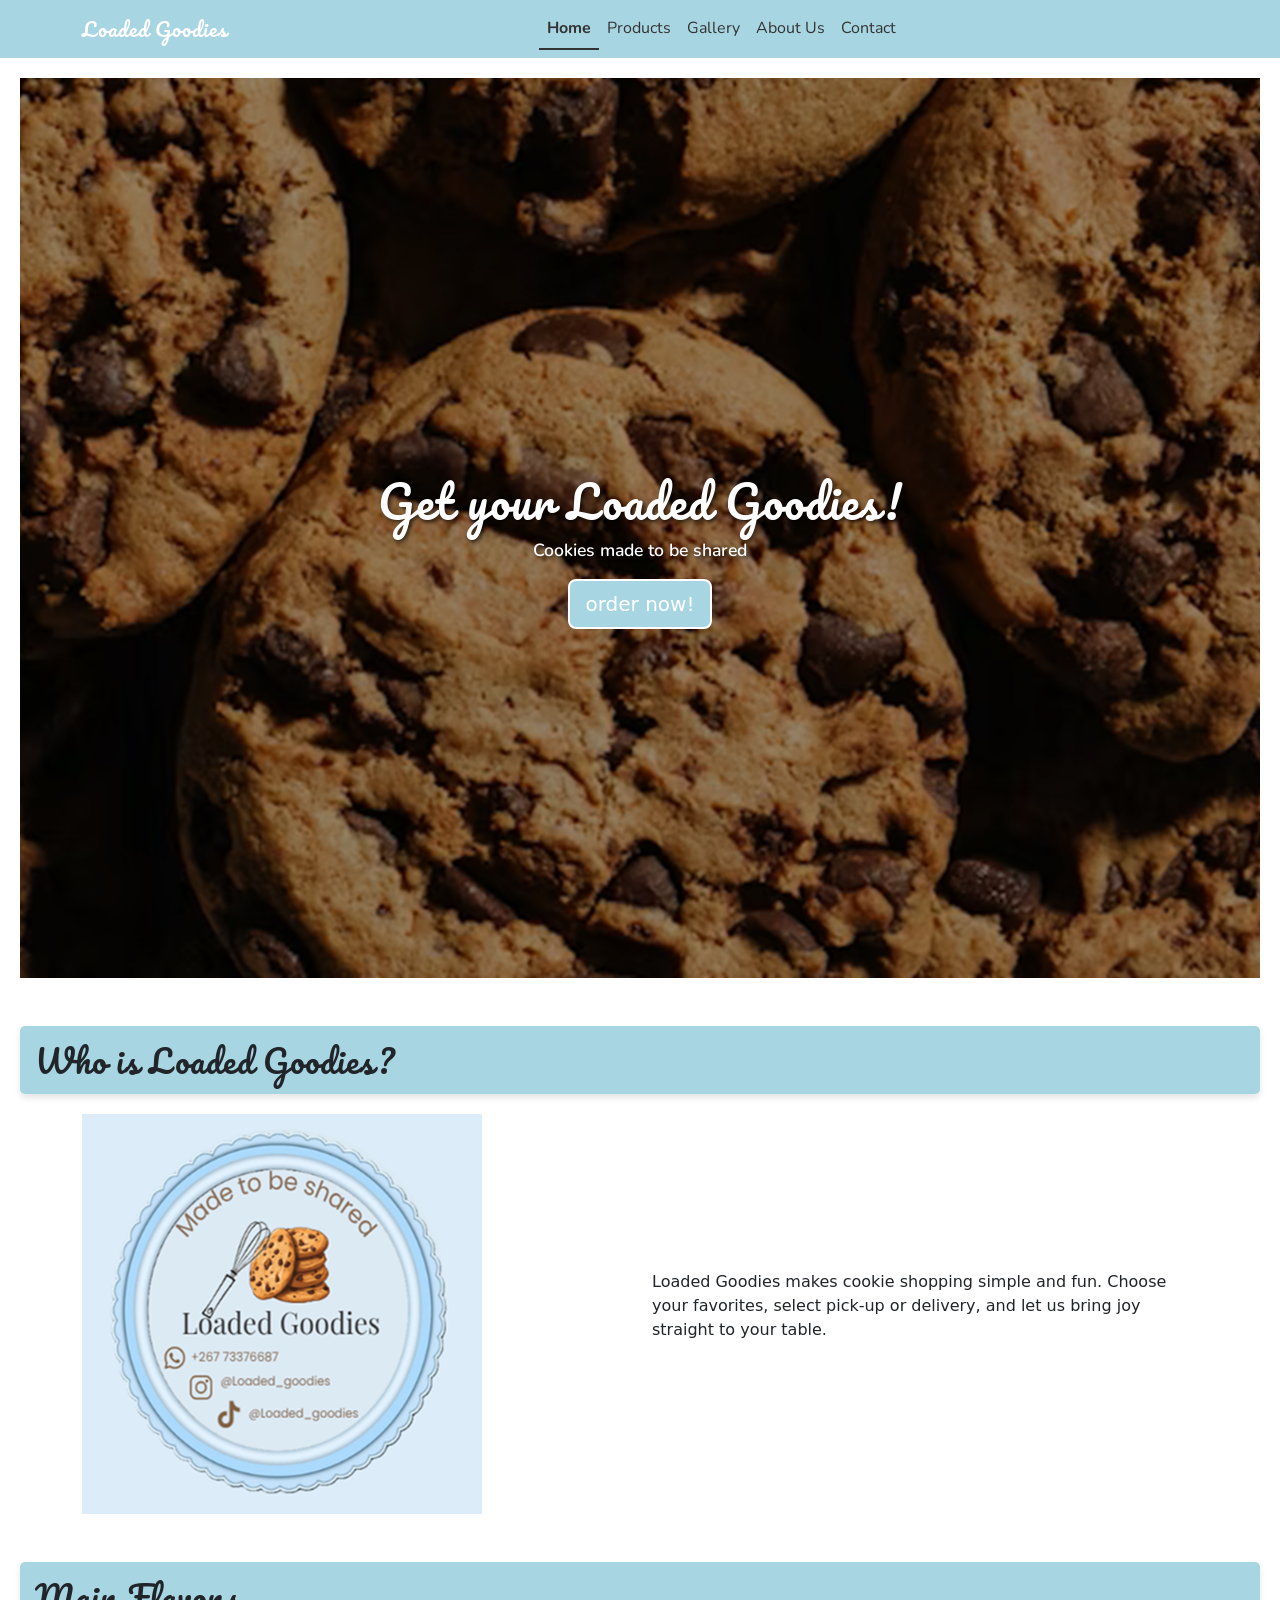
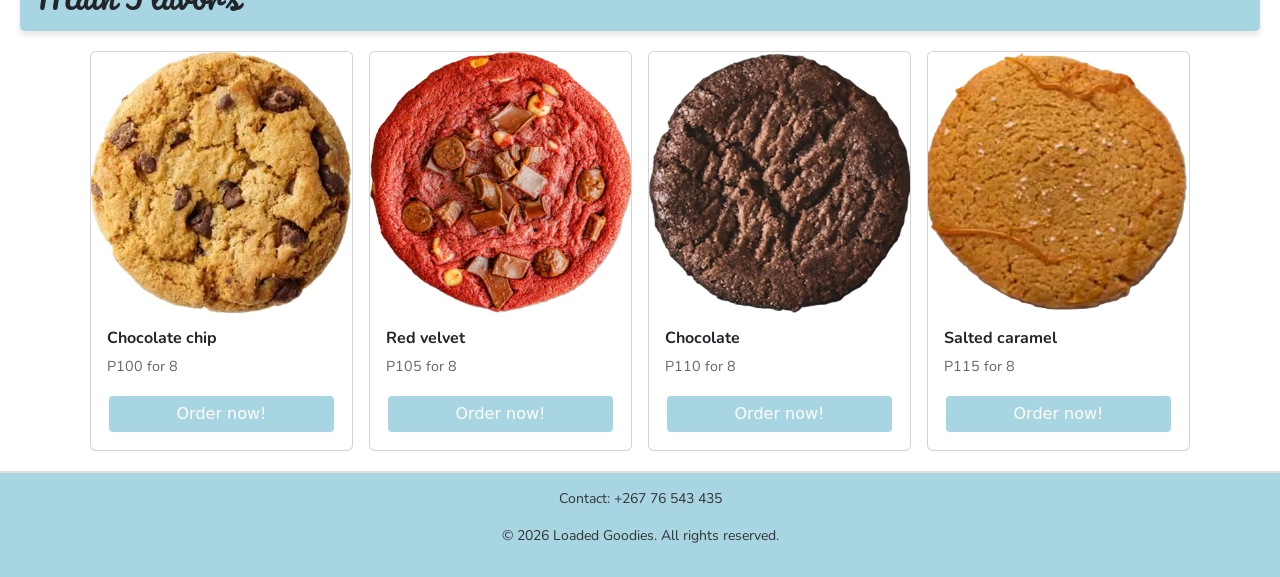
<file: index.html>
<!DOCTYPE html>
<html>
<head>
    <meta charset="UTF-8">
   <title>Loaded Goodies-index</title>
   <link rel="stylesheet" href="style.css">
    <meta name="viewport" content="width=device-width, initial-scale=1">
        <link href="https://cdn.jsdelivr.net/npm/bootstrap@5.3.8/dist/css/bootstrap.min.css" rel="stylesheet" integrity="sha384-sRIl4kxILFvY47J16cr9ZwB07vP4J8+LH7qKQnuqkuIAvNWLzeN8tE5YBujZqJLB" crossorigin="anonymous">

</head>

<body>

 <!--NAVIGATION -->
  <nav class="navbar navbar-expand-lg navbar-light" style="background-color: #a8d5e2;">
  <div class="container">

    <!-- Brand / Logo -->
    <a class="navbar-brand" href="index.html" style="font-family:'Pacifico',cursive; color:white;">
      Loaded Goodies
    </a>

    <!-- Hamburger toggle for mobile -->
    <button class="navbar-toggler ms-auto" type="button"
      data-bs-toggle="collapse"
      data-bs-target="#navMenu"
      aria-controls="navMenu"
      aria-expanded="false"
      aria-label="Toggle navigation">
      <span class="navbar-toggler-icon"></span>
    </button>

    <!-- Nav links -->
    <div class="collapse navbar-collapse justify-content-center" id="navMenu">
      <ul class="navbar-nav">
        <li class="nav-item"><a class="nav-link active" href="index.html">Home</a></li>
        <li class="nav-item"><a class="nav-link" href="products.html">Products</a></li>
        <li class="nav-item"><a class="nav-link" href="gallery.html">Gallery</a></li>
        <li class="nav-item"><a class="nav-link" href="aboutus.html">About Us</a></li>
        <li class="nav-item"><a class="nav-link" href="contacts.html">Contact</a></li>
      </ul>
    </div>
  </div>
</nav>

<main>

      <!-- Hero Section -->
    <header class="hero-banner" style="background-image: url('mu_images/home%20header.png');">
  <div class="container mt-5">
    <h1>Get your Loaded Goodies!</h1>
    <p class="lead">Cookies made to be shared</p>
    <a href="contacts.html" class="btn btn-primary btn-lg">order now!</a>
  </div>
</header>

<br><br>

  <!--Main section-->

<section>
  <h2>Who is Loaded Goodies?</h2>
</section>

<div class="container mt-3">
  <div class="row align-items-center">
    <div class="col-6 col-md-6">
      <img src="mu_images/banner.png" alt="Loaded Goodies logo" width="400" height="300" class="img-fluid">
    </div>
    <div class="col-6 col-md-6">
      <p>Loaded Goodies makes cookie shopping simple and fun. Choose your favorites, select pick-up or delivery, and let us bring joy straight to your table.</p>
    </div>
  </div>
</div>

<br><br>

<section>
  <h2>Main Flavors</h2>
</section>
<!-- Cards -->
<div class="container">
  <div class="row justify-content-center g-3 px-2">

    <!-- Chocolate chip -->
    <div class="col-6 col-md-3">
      <div class="card h-100">
        <img src="mu_images/CC card.png" alt="Chocolate chip cookie" width="286" height="180" class="card-img-top">
        <div class="card-body d-flex flex-column">
          <h5 class="card-title">Chocolate chip</h5>
          <p class="card-text">P100 for 8</p>
          <a href="contacts.html" class="btn btn-primary mt-auto">Order now!</a>
        </div>
      </div>
    </div>

    <!-- Red velvet -->
    <div class="col-6 col-md-3">
      <div class="card h-100">
        <img src="mu_images/RV card.png" alt="Red velvet cookie" width="286" height="180" class="card-img-top">
        <div class="card-body d-flex flex-column">
          <h5 class="card-title">Red velvet</h5>
          <p class="card-text">P105 for 8</p>
          <a href="contacts.html" class="btn btn-primary mt-auto">Order now!</a>
        </div>
      </div>
    </div>

    <!-- Chocolate -->
    <div class="col-6 col-md-3">
      <div class="card h-100">
        <img src="mu_images/C card.png" alt="Chocolate cookie" width="286" height="180" class="card-img-top">
        <div class="card-body d-flex flex-column">
          <h5 class="card-title">Chocolate</h5>
          <p class="card-text">P110 for 8</p>
          <a href="contacts.html" class="btn btn-primary mt-auto">Order now!</a>
        </div>
      </div>
    </div>

    <!-- Salted caramel -->
    <div class="col-6 col-md-3"> <!--2 columns on mobile 4 on desktop-->
      <div class="card h-100">
        <img src="mu_images/SC card.png" alt="Salted caramel cookie" width="286" height="180" class="card-img-top">
        <div class="card-body d-flex flex-column">
          <h5 class="card-title">Salted caramel</h5>
          <p class="card-text">P115 for 8</p>
          <a href="contacts.html" class="btn btn-primary mt-auto">Order now!</a>
        </div>
      </div>
    </div>

  </div>
</div>

</main>

<footer>
  <div class="footer-content">
    <div class="contact-info">
      <p>Contact: +267 76 543 435</p>
    </div>
    <div class="copyright">
      <p>&copy; 2026 Loaded Goodies. All rights reserved.</p>
    </div>
  </div>
</footer>

<script src="https://cdn.jsdelivr.net/npm/bootstrap@5.3.8/dist/js/bootstrap.bundle.min.js"></script>

</body>
</file>
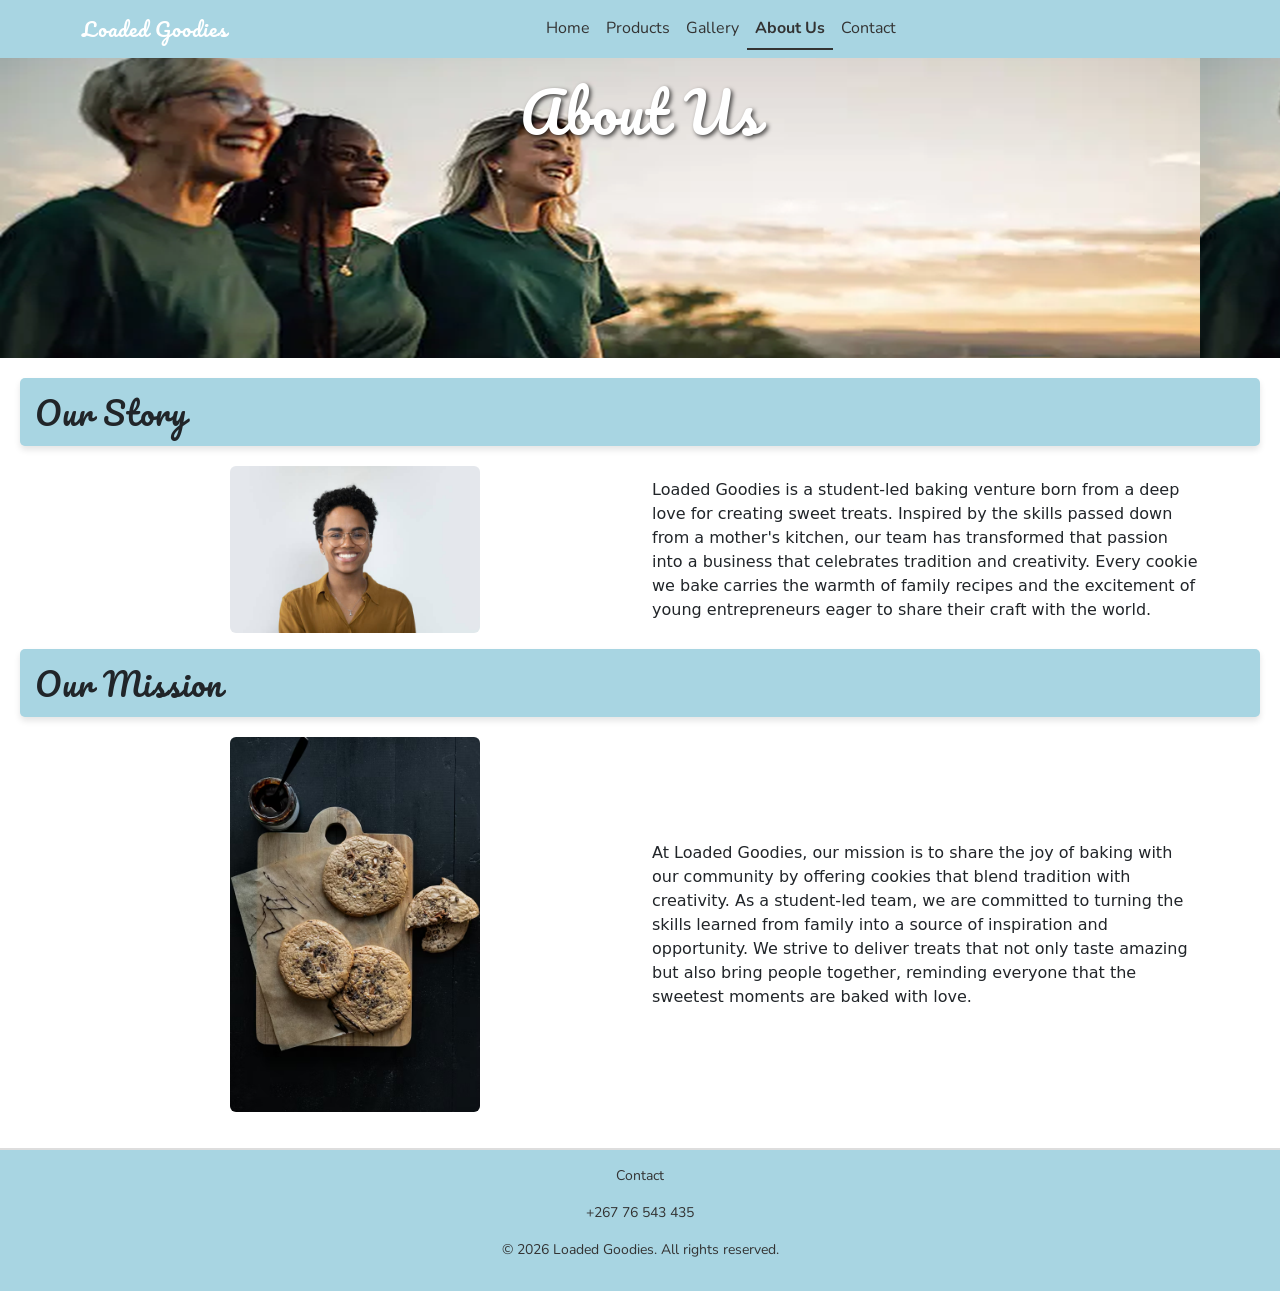
<file: aboutus.html>
<!DOCTYPE html>
<html>
<head>
  <meta charset="UTF-8">
  <title>Loaded Goodies — About Us</title>
  <meta name="viewport" content="width=device-width, initial-scale=1">
  <link rel="stylesheet" href="style.css">
  <link rel="preconnect" href="https://fonts.googleapis.com">
  <link rel="preconnect" href="https://fonts.gstatic.com" crossorigin>
  <link href="https://fonts.googleapis.com/css2?family=Pacifico&family=Nunito:wght@400;600;700&display=swap" rel="stylesheet">
  <link href="https://cdn.jsdelivr.net/npm/bootstrap@5.3.8/dist/css/bootstrap.min.css" rel="stylesheet" integrity="sha384-sRIl4kxILFvY47J16cr9ZwB07vP4J8+LH7qKQnuqkuIAvNWLzeN8tE5YBujZqJLB" crossorigin="anonymous">
</head>
<body>


 <!-- NAVIGATION -->
  <nav class="navbar navbar-expand-lg navbar-light" style="background-color: #a8d5e2;">
  <div class="container">

    <!-- Brand / Logo -->
    <a class="navbar-brand" href="index.html" style="font-family:'Pacifico',cursive; color:white;">
      Loaded Goodies
    </a>

    <!-- Hamburger toggle for mobile -->
    <button class="navbar-toggler ms-auto" type="button"
      data-bs-toggle="collapse"
      data-bs-target="#navMenu"
      aria-controls="navMenu"
      aria-expanded="false"
      aria-label="Toggle navigation">
      <span class="navbar-toggler-icon"></span>
    </button>

    <!-- Nav links -->
    <div class="collapse navbar-collapse justify-content-center" id="navMenu">
      <ul class="navbar-nav">
        <li class="nav-item"><a class="nav-link" href="index.html">Home</a></li>
        <li class="nav-item"><a class="nav-link" href="products.html">Products</a></li>
        <li class="nav-item"><a class="nav-link" href="gallery.html">Gallery</a></li>
        <li class="nav-item"><a class="nav-link active" href="aboutus.html">About Us</a></li>
        <li class="nav-item"><a class="nav-link" href="contacts.html">Contact</a></li>
      </ul>
    </div>

  </div>
</nav>

<Header class="section header" style="background-image: url('mu_images/about\ us.png');">
  <div class="container text-center">
    <h1 class="display-4" style="color: white; text-shadow: 2px 2px 4px rgba(0, 0, 0, 0.7);">About Us</h1>
  </div>
</Header>

<main>
 
<!-- OUR STORY -->
<section>
  <h2>Our Story</h2>
</section>

<div class="container mt-3">
  <div class="row align-items-center">

    <!-- Image — full width on mobile, half on desktop -->
    <div class="col-12 col-md-6 text-center mb-3">
      <img src="mu_images/headshot.jpg" alt="Founder headshot" width="250" height="150" class="img-fluid rounded">
    </div>

    <!-- Text — full width on mobile, half on desktop -->
    <div class="col-12 col-md-6">
      <p>Loaded Goodies is a student‑led baking venture born from a deep love for creating sweet treats.
      Inspired by the skills passed down from a mother's kitchen, our team has transformed that passion
      into a business that celebrates tradition and creativity. Every cookie we bake carries the warmth
      of family recipes and the excitement of young entrepreneurs eager to share their craft with the world.</p>
    </div>

  </div>
</div>

<!-- OUR MISSION -->
<section>
  <h2>Our Mission</h2>
</section>

<div class="container mt-3">
  <div class="row align-items-center">

    <!-- Image — full width on mobile, half on desktop -->
    <div class="col-12 col-md-6 text-center mb-3">
      <img src="mu_images/peacan.avif" alt="Pecan cookies fresh from the oven" width="250" height="325" class="img-fluid rounded">
    </div>

    <!-- Text — full width on mobile, half on desktop -->
    <div class="col-12 col-md-6">
      <p>At Loaded Goodies, our mission is to share the joy of baking with our community by offering cookies
      that blend tradition with creativity. As a student‑led team, we are committed to turning the skills
      learned from family into a source of inspiration and opportunity. We strive to deliver treats that
      not only taste amazing but also bring people together, reminding everyone that the sweetest moments
      are baked with love.</p>
    </div>

  </div>
</div>

</main>

<footer>
        <div class="footer-content">
            <div class="contact-info">
                <p>Contact</p>
                <p>+267 76 543 435</p>
            </div>
            <div class="copyright">
                <p>&copy; 2026 Loaded Goodies. All rights reserved.</p>
            </div>
        </div>
    </footer>
    <script src="https://cdn.jsdelivr.net/npm/bootstrap@5.3.8/dist/js/bootstrap.bundle.min.js"></script>

</body>
</html>
</file>
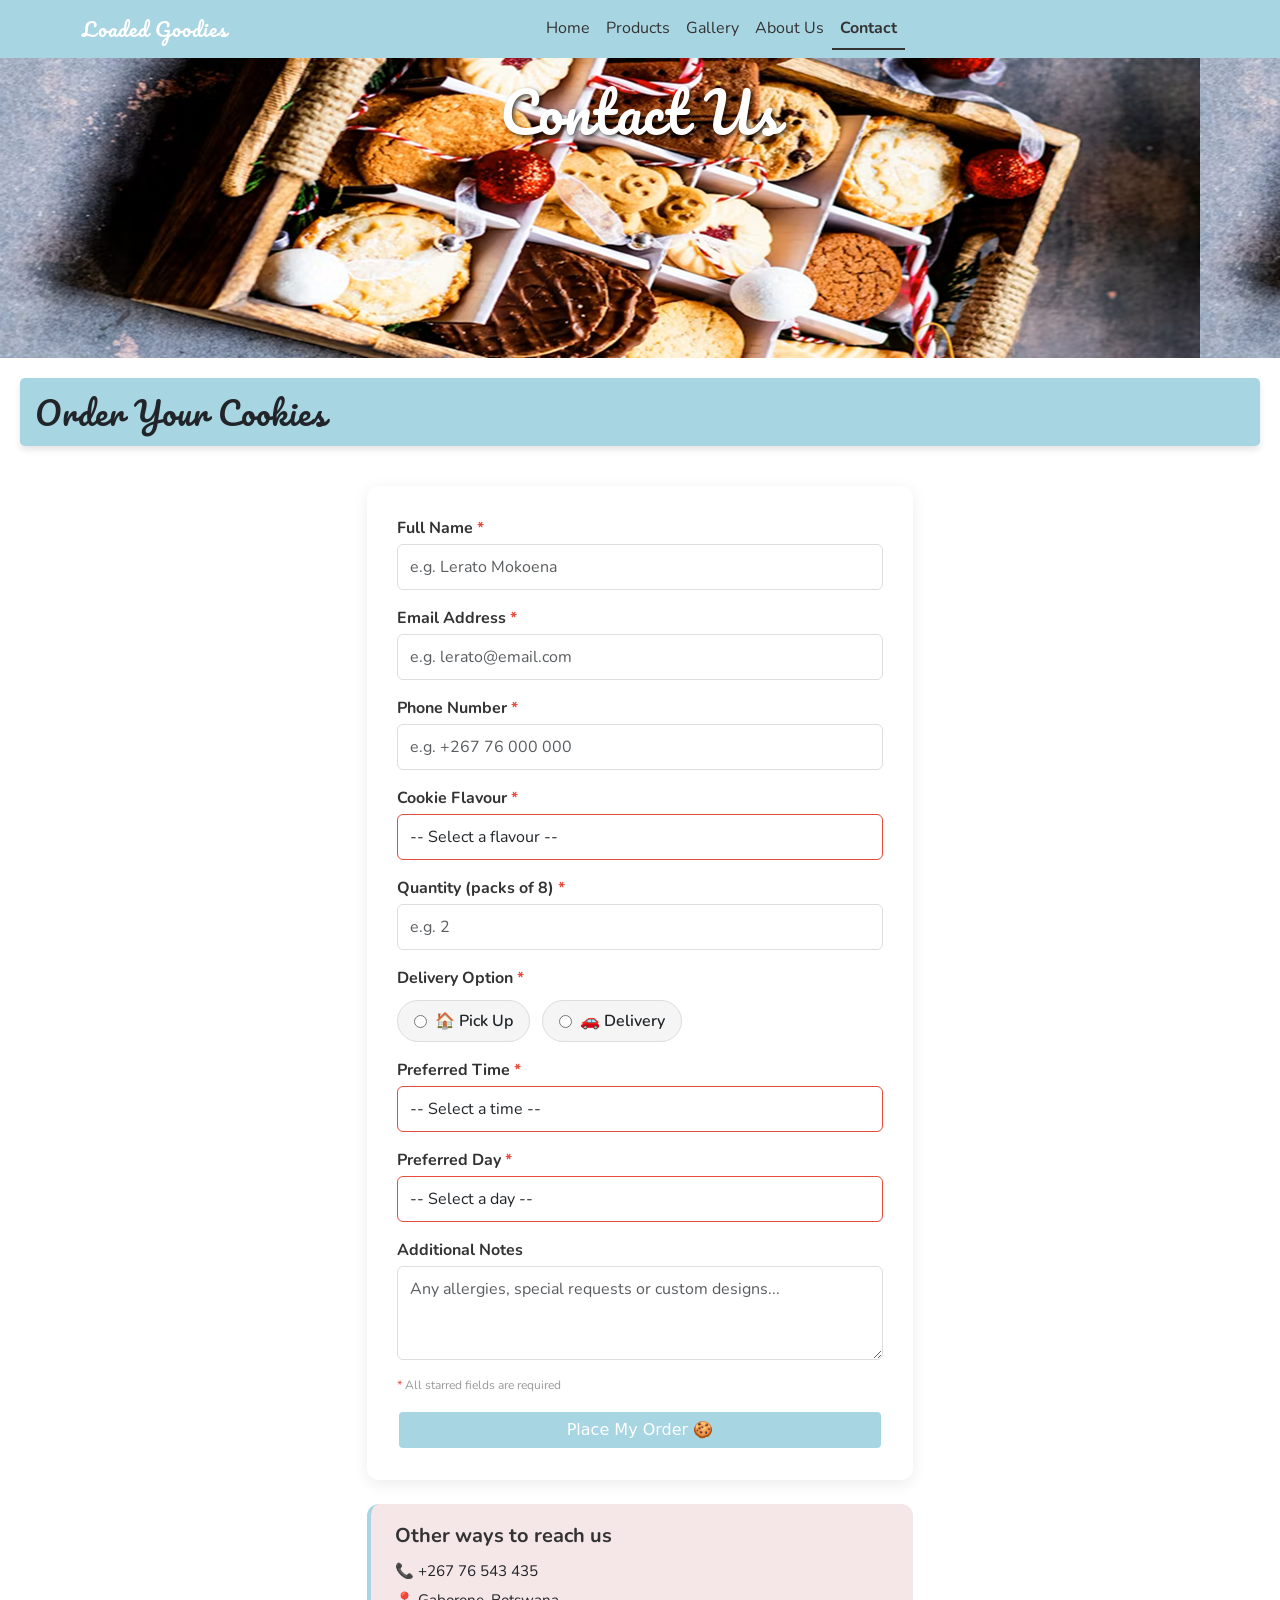
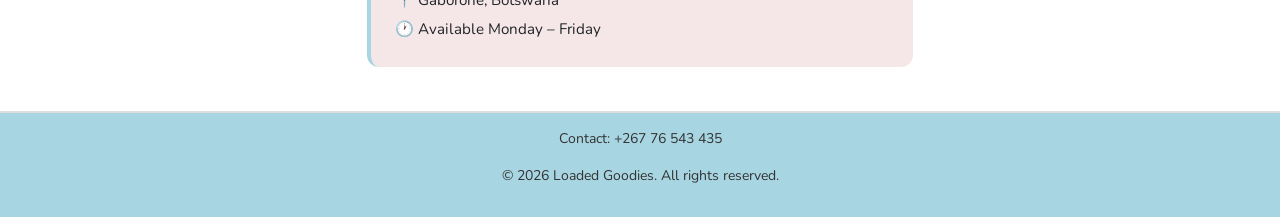
<file: contacts.html>
<!DOCTYPE html>
<html>
<head>
  <meta charset="UTF-8">
  <title>Loaded Goodies — Contact</title>
  <meta name="viewport" content="width=device-width, initial-scale=1">
  <link rel="stylesheet" href="style.css">
  <link rel="preconnect" href="https://fonts.googleapis.com">
  <link rel="preconnect" href="https://fonts.gstatic.com" crossorigin>
  <link href="https://fonts.googleapis.com/css2?family=Pacifico&family=Nunito:wght@400;600;700&display=swap" rel="stylesheet">
  <link href="https://cdn.jsdelivr.net/npm/bootstrap@5.3.8/dist/css/bootstrap.min.css" rel="stylesheet" integrity="sha384-sRIl4kxILFvY47J16cr9ZwB07vP4J8+LH7qKQnuqkuIAvNWLzeN8tE5YBujZqJLB" crossorigin="anonymous">
    <style>
      /* Custom styles for the contact page */
      /* === CONTACT PAGE === */
.form-card {
  background: white;
  border-radius: 12px;
  padding: 30px;
  box-shadow: 0 4px 16px rgba(0, 0, 0, 0.08);
  margin-top: 20px;
}
.form-label {
  font-family: var(--font-body);
  font-weight: 700;
  color: var(--charcoal);
  margin-bottom: 4px;
}
.form-control {
  font-family: var(--font-body);
  border: 1.5px solid #ddd;
  border-radius: 6px;
  padding: 10px 12px;
  transition: border-color 0.2s ease;
  width: 100%;
}
.form-control:focus {
  border-color: var(--brand-blue);
  box-shadow: 0 0 0 3px rgba(168, 213, 226, 0.3);
  outline: none;
}
/* HTML5 validation colours — pure CSS, no JS needed */
.form-control:invalid:not(:placeholder-shown) {
  border-color: #e74c3c;
}
.form-control:valid:not(:placeholder-shown) {
  border-color: #2ecc71;
}
.radio-group {
  display: flex;
  gap: 12px;
  flex-wrap: wrap;
  margin-top: 6px;
}
.radio-option {
  display: flex;
  align-items: center;
  gap: 8px;
  font-family: var(--font-body);
  font-weight: 600;
  cursor: pointer;
  background: #f5f5f5;
  padding: 8px 16px;
  border-radius: 999px;
  border: 1.5px solid #ddd;
  transition: all 0.2s ease;
}
.radio-option:has(input:checked) {
  background: var(--brand-blue);
  color: white;
  border-color: var(--brand-blue);
}
.required {
  color: #e74c3c;
}
.required-note {
  font-size: 12px;
  color: #999;
  font-family: var(--font-body);
  margin-bottom: 16px;
}
.info-card {
  background: var(--nude);
  border-radius: 12px;
  padding: 20px 24px;
  border-left: 4px solid var(--brand-blue);
}
.info-card h5 {
  font-family: var(--font-body);
  font-weight: 700;
  margin-bottom: 12px;
  color: var(--charcoal);
}
.info-card p {
  font-family: var(--font-body);
  margin-bottom: 6px;
  font-size: 0.95rem;
}
@media (max-width: 576px) {
  .form-card {
    padding: 20px 16px;
  }
}
</style>
</head>
<body>
  <!-- NAVIGATION -->
  <nav class="navbar navbar-expand-lg navbar-light" style="background-color: #a8d5e2;">
  <div class="container">

    <!-- Brand / Logo -->
    <a class="navbar-brand" href="index.html" style="font-family:'Pacifico',cursive; color:white;">
      Loaded Goodies
    </a>

    <!-- Hamburger toggle for mobile -->
    <button class="navbar-toggler ms-auto" type="button"
      data-bs-toggle="collapse"
      data-bs-target="#navMenu"
      aria-controls="navMenu"
      aria-expanded="false"
      aria-label="Toggle navigation">
      <span class="navbar-toggler-icon"></span>
    </button>

    <!-- Nav links -->
    <div class="collapse navbar-collapse justify-content-center" id="navMenu">
      <ul class="navbar-nav">
        <li class="nav-item"><a class="nav-link" href="index.html">Home</a></li>
        <li class="nav-item"><a class="nav-link" href="products.html">Products</a></li>
        <li class="nav-item"><a class="nav-link" href="gallery.html">Gallery</a></li>
        <li class="nav-item"><a class="nav-link" href="aboutus.html">About Us</a></li>
        <li class="nav-item"><a class="nav-link active" href="contacts.html">Contact</a></li>
      </ul>
    </div>

  </div>
</nav>
<header class="section header" style="background-image: url('mu_images/contact.png');">
  <div class="container text-center">
    <h1 class="display-4" style="color: white; text-shadow: 2px 2px 4px rgba(0, 0, 0, 0.7);">Contact Us</h1>
  </div>
</header>
<main>
    <!-- PAGE HEADING -->
    <section>
      <h2>Order Your Cookies</h2>
    </section>
    <div class="container">
      <div class="row justify-content-center">
        <div class="col-12 col-md-8 col-lg-6">
          <!-- ORDER FORM -->
          <div class="form-card">
            <form action="thankyou.html" method="get">
              <!-- Full Name -->
              <div class="mb-3">
                <label for="fullName" class="form-label">
                  Full Name <span class="required">*</span>
                </label>
                <input
                  type="text"
                  class="form-control"
                  id="fullName"
                  name="fullName"
                  placeholder="e.g. Lerato Mokoena"
                  minlength="2"
                  required>
              </div>
              <!-- Email -->
              <div class="mb-3">
                <label for="email" class="form-label">
                  Email Address <span class="required">*</span>
                </label>
                <input
                  type="email"
                  class="form-control"
                  id="email"
                  name="email"
                  placeholder="e.g. lerato@email.com"
                  required>
              </div>
              <!-- Phone -->
              <div class="mb-3">
                <label for="phone" class="form-label">
                  Phone Number <span class="required">*</span>
                </label>
                <input
                  type="tel"
                  class="form-control"
                  id="phone"
                  name="phone"
                  placeholder="e.g. +267 76 000 000"
                  pattern="[0-9+\s]{7,15}"
                  required>
              </div>
              <!-- Cookie Flavour -->
              <div class="mb-3">
                <label for="flavour" class="form-label">
                  Cookie Flavour <span class="required">*</span>
                </label>
                <select class="form-control" id="flavour" name="flavour" required>
                  <option value="">-- Select a flavour --</option>
                  <option value="choc-chip">Chocolate Chip — P100 for 8</option>
                  <option value="red-velvet">Red Velvet — P105 for 8</option>
                  <option value="chocolate">Chocolate — P110 for 8</option>
                  <option value="salted-caramel">Salted Caramel — P115 for 8</option>
                  <option value="snickerdoodle">Snickerdoodle — P126 for 8</option>
                  <option value="pecan">Pecan — P140 for 8</option>
                  <option value="raisin">Raisin — P115 for 8</option>
                  <option value="confetti">Confetti — P100 for 8</option>
                  <option value="ginger">Ginger — P120 for 8</option>
                  <option value="peanut-butter">Peanut Butter — P135 for 8</option>
                  <option value="orange-zest">Orange Zest — P125 for 8</option>
                  <option value="custom">Custom — Inquire for pricing</option>
                </select>
              </div>
              <!-- Quantity -->
              <div class="mb-3">
                <label for="quantity" class="form-label">
                  Quantity (packs of 8) <span class="required">*</span>
                </label>
                <input
                  type="number"
                  class="form-control"
                  id="quantity"
                  name="quantity"
                  placeholder="e.g. 2"
                  min="1"
                  max="50"
                  required>
              </div>
              <!-- Delivery Option -->
              <div class="mb-3">
                <label class="form-label">
                  Delivery Option <span class="required">*</span>
                </label>
                <div class="radio-group">
                  <label class="radio-option">
                    <input type="radio" name="deliveryOption" value="pickup" required>
                    🏠 Pick Up
                  </label>
                  <label class="radio-option">
                    <input type="radio" name="deliveryOption" value="delivery">
                    🚗 Delivery
                  </label>
                </div>
              </div>
              <!-- Pick Up Time -->
              <div class="mb-3">
                <label for="pickTime" class="form-label">
                  Preferred Time <span class="required">*</span>
                </label>
                <select class="form-control" id="pickTime" name="pickTime" required>
                  <option value="">-- Select a time --</option>
                  <option value="morning">0800 – 1100hrs</option>
                  <option value="afternoon">1200 – 1500hrs</option>
                  <option value="evening">1600 – 1900hrs</option>
                </select>
              </div>
              <!-- Pick Up Day -->
              <div class="mb-3">
                <label for="pickDate" class="form-label">
                  Preferred Day <span class="required">*</span>
                </label>
                <select class="form-control" id="pickDate" name="pickDate" required>
                  <option value="">-- Select a day --</option>
                  <option value="Monday">Monday</option>
                  <option value="Tuesday">Tuesday</option>
                  <option value="Wednesday">Wednesday</option>
                  <option value="Thursday">Thursday</option>
                  <option value="Friday">Friday</option>
                </select>
              </div>
              <!-- Extra Notes -->
              <div class="mb-3">
                <label for="notes" class="form-label">Additional Notes</label>
                <textarea
                  class="form-control"
                  id="notes"
                  name="notes"
                  rows="3"
                  placeholder="Any allergies, special requests or custom designs..."></textarea>
              </div>
              <!-- Required note -->
              <p class="required-note">
                <span class="required">*</span> All starred fields are required
              </p>
              <!-- Submit -->
              <button type="submit" class="btn btn-primary w-100">
                Place My Order 🍪
              </button>
            </form>
          </div><!-- end form-card -->
          <!-- CONTACT INFO CARD -->
          <div class="info-card mt-4 mb-4">
            <h5>Other ways to reach us</h5>
            <p>📞 +267 76 543 435</p>
            <p>📍 Gaborone, Botswana</p>
            <p>🕐 Available Monday – Friday</p>
          </div>
        </div>
      </div>
    </div>
  </main>
  <footer>
    <div class="footer-content">
      <div class="contact-info">
        <p>Contact: +267 76 543 435</p>
      </div>
      <div class="copyright">
        <p>&copy; 2026 Loaded Goodies. All rights reserved.</p>
      </div>
    </div>
  </footer>
  <script src="https://cdn.jsdelivr.net/npm/bootstrap@5.3.8/dist/js/bootstrap.bundle.min.js"></script>
</body>
</html>
</file>
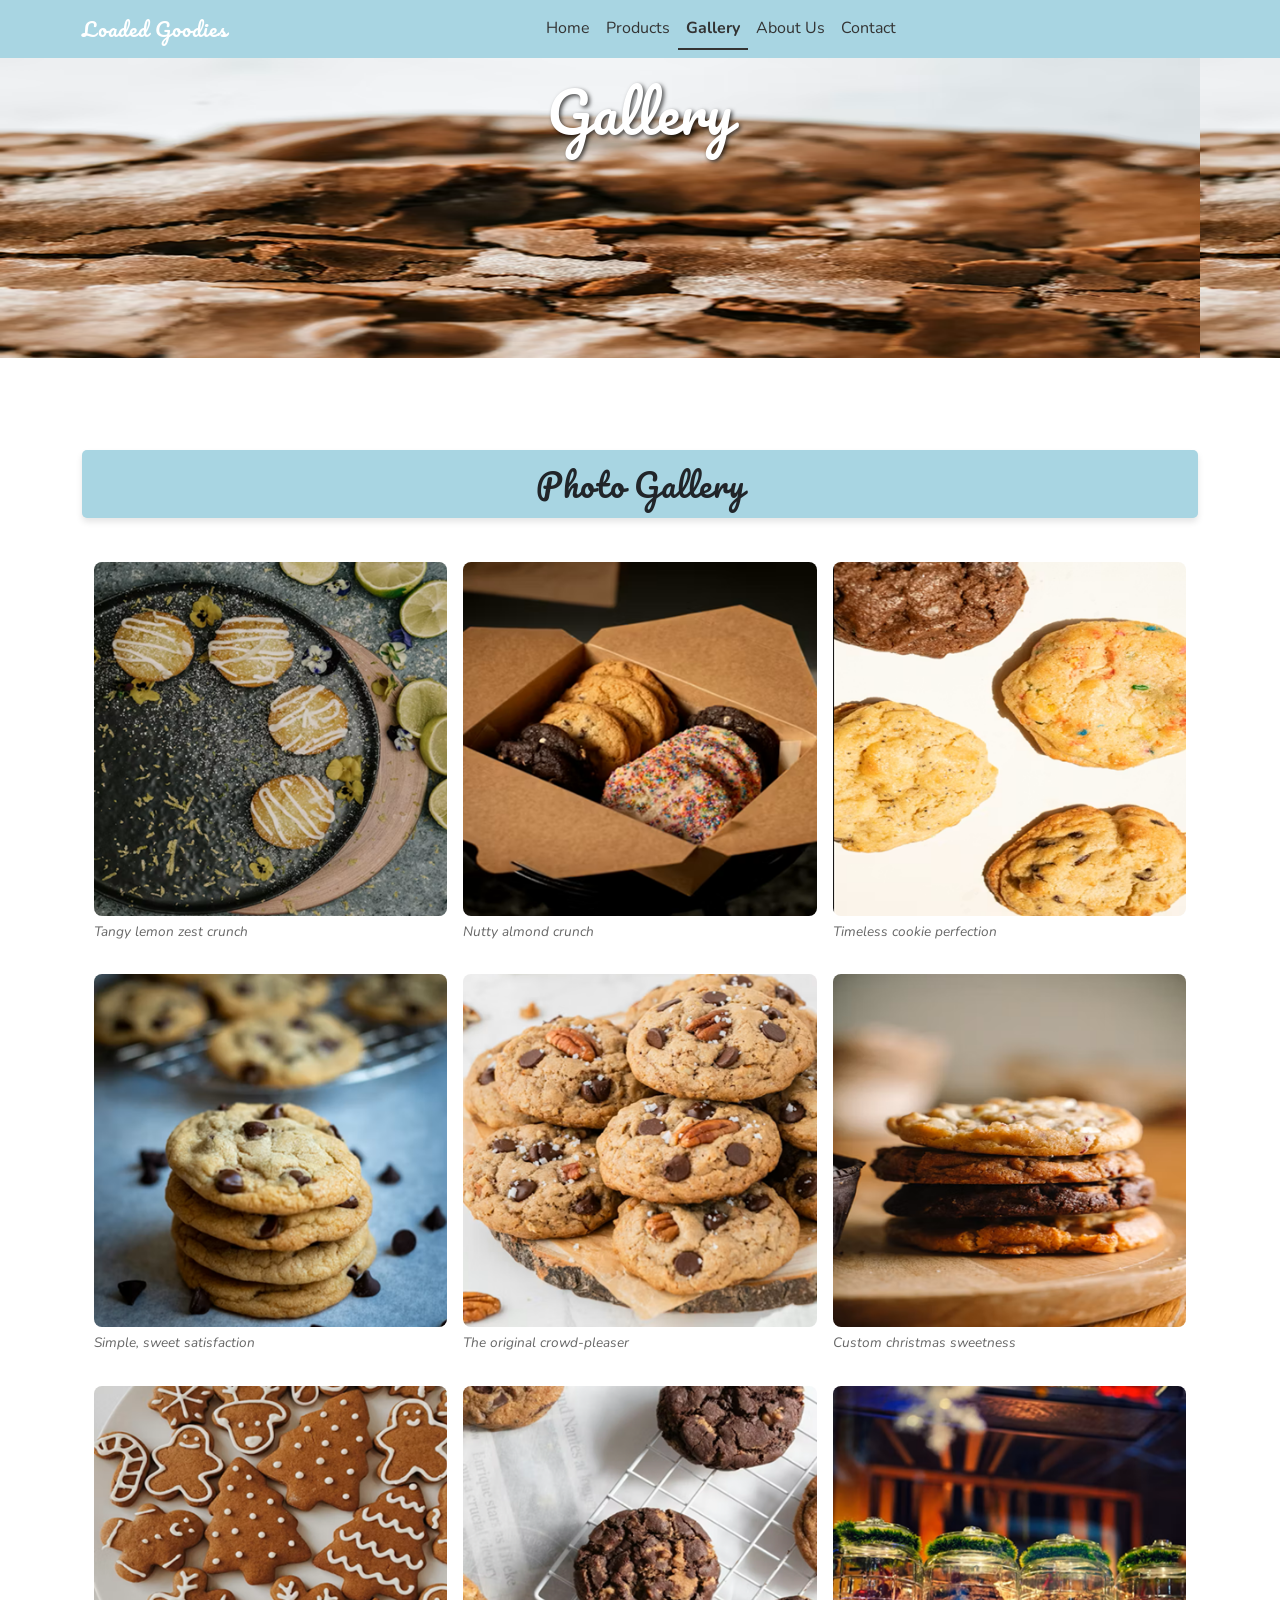
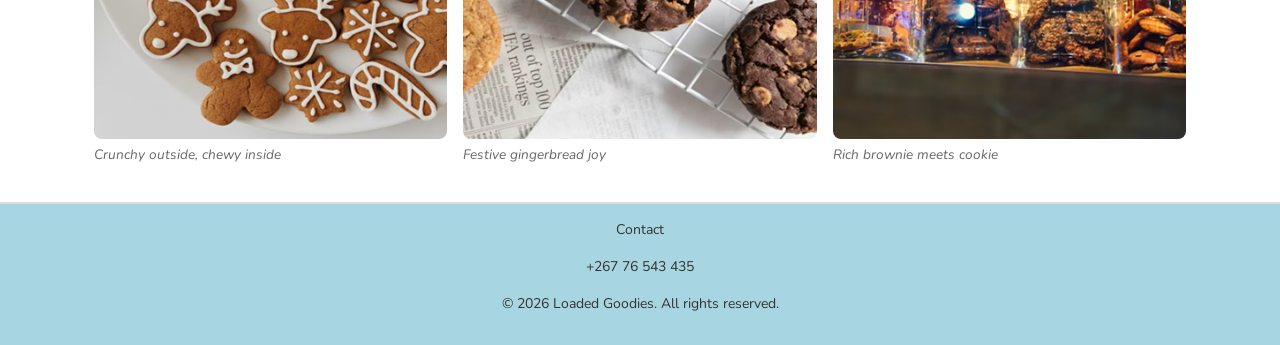
<file: gallery.html>
<!DOCTYPE html>
<html>
<head>
  <meta charset="UTF-8">
  <title>Loaded Goodies — Gallery</title>
  <meta name="viewport" content="width=device-width, initial-scale=1">
  <link rel="stylesheet" href="style.css">
  <link rel="preconnect" href="https://fonts.googleapis.com">
  <link rel="preconnect" href="https://fonts.gstatic.com" crossorigin>
  <link href="https://fonts.googleapis.com/css2?family=Pacifico&family=Nunito:wght@400;600;700&display=swap" rel="stylesheet">
  <link href="https://cdn.jsdelivr.net/npm/bootstrap@5.3.8/dist/css/bootstrap.min.css" rel="stylesheet" integrity="sha384-sRIl4kxILFvY47J16cr9ZwB07vP4J8+LH7qKQnuqkuIAvNWLzeN8tE5YBujZqJLB" crossorigin="anonymous">
</head>
<body>

 <!-- NAVIGATION -->
  <nav class="navbar navbar-expand-lg navbar-light" style="background-color: #a8d5e2;">
  <div class="container">

    <!-- Brand / Logo -->
    <a class="navbar-brand" href="index.html" style="font-family:'Pacifico',cursive; color:white;">
      Loaded Goodies
    </a>

    <!-- Hamburger toggle for mobile -->
    <button class="navbar-toggler ms-auto" type="button"
      data-bs-toggle="collapse"
      data-bs-target="#navMenu"
      aria-controls="navMenu"
      aria-expanded="false"
      aria-label="Toggle navigation">
      <span class="navbar-toggler-icon"></span>
    </button>

    <!-- Nav links -->
    <div class="collapse navbar-collapse justify-content-center" id="navMenu">
      <ul class="navbar-nav">
        <li class="nav-item"><a class="nav-link" href="index.html">Home</a></li>
        <li class="nav-item"><a class="nav-link" href="products.html">Products</a></li>
        <li class="nav-item"><a class="nav-link active" href="gallery.html">Gallery</a></li>
        <li class="nav-item"><a class="nav-link" href="aboutus.html">About Us</a></li>
        <li class="nav-item"><a class="nav-link" href="contacts.html">Contact</a></li>
      </ul>
    </div>

  </div>
</nav>
<header class="section header" style="background-image: url('mu_images/gallery\ header.png');">
  <div class="container text-center">
    <h1 class="display-4" style="color: white; text-shadow: 2px 2px 4px rgba(0, 0, 0, 0.7);">Gallery</h1>
  </div>  
</header>
<br><br>
<main>
<section>

<div class="container">
  <!-- Gallery Heading -->
  <div class="row">
    <div class="col-12 text-center my-4">
      <h2> Photo Gallery</h2>
    </div>
  </div>

  <!-- Replace ALL your gallery rows with this single structure -->

<div class="container">
  <div class="row g-3">

    <!-- Image 1 -->
    <div class="col-6 col-md-4">
      <img src="mu_images/g1f..png" alt="Tangy lemon zest cookie" width="300" height="200" class="img-fluid gallery-img">
      <p class="gallery-caption">Tangy lemon zest crunch</p>
    </div>

    <!-- Image 2 -->
    <div class="col-6 col-md-4">
      <img src="mu_images/g2f.png" alt="Nutty almond crunch cookie" width="300" height="200" class="img-fluid gallery-img">
      <p class="gallery-caption">Nutty almond crunch</p>
    </div>

    <!-- Image 3 -->
    <div class="col-6 col-md-4">
      <img src="mu_images/g3f.png" alt="Timeless chocolate chip cookie" width="300" height="200" class="img-fluid gallery-img">
      <p class="gallery-caption">Timeless cookie perfection</p>
    </div>

    <!-- Image 4 -->
    <div class="col-6 col-md-4">
      <img src="mu_images/g4f.png" alt="Mixed cookie selection" width="300" height="200" class="img-fluid gallery-img">
      <p class="gallery-caption">Simple, sweet satisfaction</p>
    </div>

    <!-- Image 5 -->
    <div class="col-6 col-md-4">
      <img src="mu_images/g5f.png" alt="Cookie stack" width="300" height="200" class="img-fluid gallery-img">
      <p class="gallery-caption">The original crowd-pleaser</p>
    </div>

    <!-- Image 6 -->
    <div class="col-6 col-md-4">
      <img src="mu_images/g6f.png" alt="Custom christmas cookie" width="300" height="200" class="img-fluid gallery-img">
      <p class="gallery-caption">Custom christmas sweetness</p>
    </div>

    <!-- Image 7 -->
    <div class="col-6 col-md-4">
      <img src="mu_images/g7f.png" alt="Crunchy chocolate cookie" width="300" height="200" class="img-fluid gallery-img">
      <p class="gallery-caption">Crunchy outside, chewy inside</p>
    </div>

    <!-- Image 8 -->
    <div class="col-6 col-md-4">
      <img src="mu_images/g8f.png" alt="Gingerbread cookies" width="300" height="200" class="img-fluid gallery-img">
      <p class="gallery-caption">Festive gingerbread joy</p>
    </div>

    <!-- Image 9 -->
    <div class="col-6 col-md-4">
      <img src="mu_images/g9f.png" alt="Chocolate brownie cookie" width="300" height="200" class="img-fluid gallery-img">
      <p class="gallery-caption">Rich brownie meets cookie</p>
    </div>

  </div>
</div>

</main>

<footer>
  <div class="footer-content">
    <div class="contact-info">
      <p>Contact</p>
      <p>+267 76 543 435</p>
    </div>
    <div class="copyright">
      <p>&copy; 2026 Loaded Goodies. All rights reserved.</p>
    </div>
  </div>
</footer>
<script src="https://cdn.jsdelivr.net/npm/bootstrap@5.3.8/dist/js/bootstrap.bundle.min.js"></script>

</body>
</html>
</file>
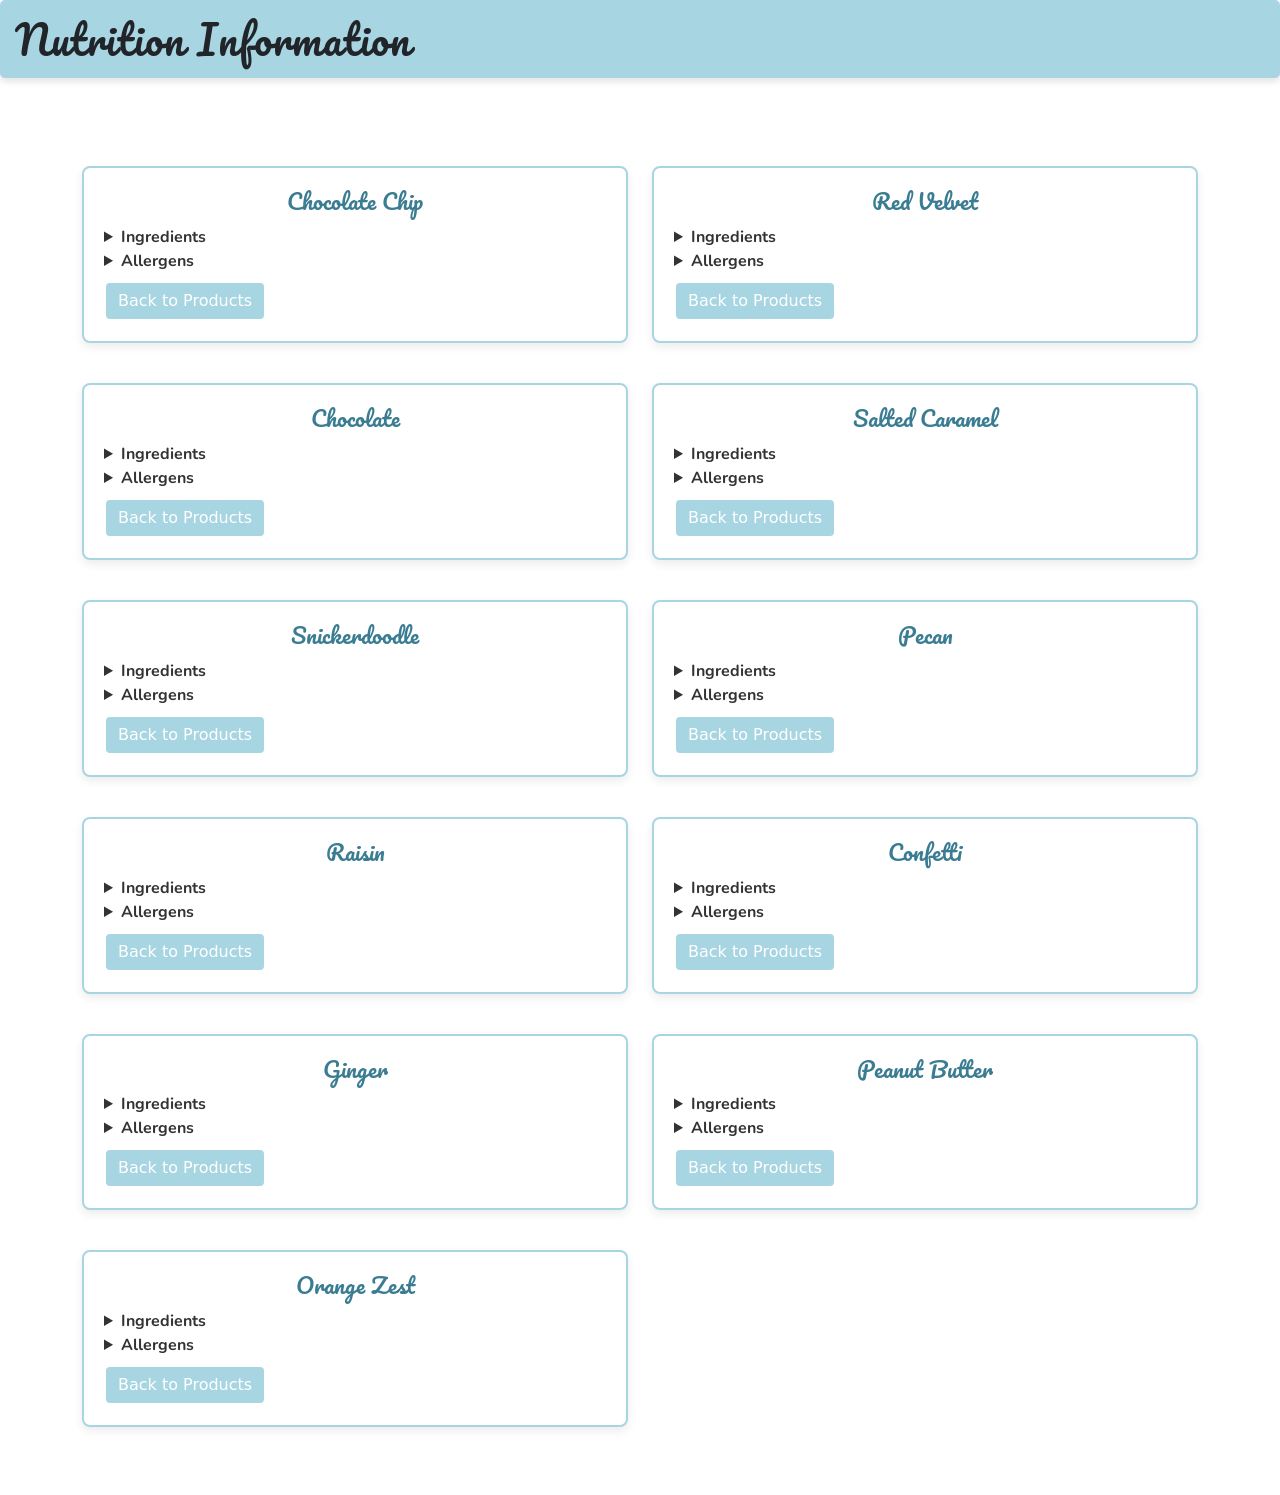
<file: nutrition.html>
<!DOCTYPE html>
<html>
<head>
    <meta charset="UTF-8">
   <title>Loaded Goodies-Products</title>
   <link rel="stylesheet" href="style.css">
    <meta name="viewport" content="width=device-width, initial-scale="1">
    <link rel="preconnect" href="https://fonts.googleapis.com">
  <link rel="preconnect" href="https://fonts.gstatic.com" crossorigin>
    <link href="https://fonts.googleapis.com/css2?family=Pacifico&family=Nunito:wght@400;600;700&display=swap" rel="stylesheet">
        <link href="https://cdn.jsdelivr.net/npm/bootstrap@5.3.8/dist/css/bootstrap.min.css" rel="stylesheet" integrity="sha384-sRIl4kxILFvY47J16cr9ZwB07vP4J8+LH7qKQnuqkuIAvNWLzeN8tE5YBujZqJLB" crossorigin="anonymous">
  <style>
    .nutrition-box {
      background-color: #ffffff;
      border: 2px solid #a8d5e2;   /* pastel blue border */
      border-radius: 8px;
      padding: 20px;
      margin-bottom: 20px;
      box-shadow: 0 4px 10px rgba(0,0,0,0.08);
      transition: transform 0.2s ease, box-shadow 0.2s ease;
    }
    .nutrition-box:hover {
      transform: translateY(-4px);
      box-shadow: 0 6px 14px rgba(0,0,0,0.12);
    }
    .nutrition-box h3 {
      font-family: 'Pacifico', cursive;
      font-size: 1.4rem;
      color:#3a7c91;
      margin-bottom: 10px;
      text-align: center;
    }
    summary {
      font-weight: 700;
      cursor: pointer;
      color: #333;
    }
    details[open] summary {
      color: #3a7c91;
    }

  </style>
</head>

<body>

  <section>
<h1>Nutrition Information</h1>
</section>
  <div class="container my-5">
    <div class="row">
      
      <!-- Chocolate Chip -->
      <div class="col-6">
        <div class="nutrition-box" id="chocolate-chip">
          <h3>Chocolate Chip</h3>
          <details><summary>Ingredients</summary>
            <p>Flour, butter, sugar, brown sugar, eggs, vanilla, chocolate chips, baking soda, salt.</p>
          </details>
          <details>
            <summary>Allergens</summary>
            <p>Wheat, dairy, eggs, soy.</p></details>
            <a href="products.html#chocolate-chip" class="btn btn-primary mt-2">Back to Products</a>

        </div>
      </div>

      <!-- Red Velvet -->
      <div class="col-6">
        <div class="nutrition-box" id="red-velvet">
          <h3>Red Velvet</h3>
          <details><summary>Ingredients</summary><p>Flour, cocoa powder, butter, sugar, eggs, vanilla, red food coloring, cream cheese frosting.</p></details>
          <details><summary>Allergens</summary><p>Wheat, dairy, eggs, soy.</p></details>
          <a href="products.html#red-velvet" class="btn btn-primary mt-2">Back to Products</a>
        </div>
      </div>

      <!-- Chocolate -->
      <div class="col-6">
        <div class="nutrition-box" id="chocolate">
          <h3>Chocolate</h3>
          <details><summary>Ingredients</summary><p>Flour, cocoa powder, butter, sugar, brown sugar, eggs, vanilla, baking soda, salt.</p></details>
          <details><summary>Allergens</summary><p>Wheat, dairy, eggs, soy.</p></details>
          <a href="products.html#chocolate" class="btn btn-primary mt-2">Back to Products</a>
        </div>
      </div>

      <!-- Salted Caramel -->
      <div class="col-6">
        <div class="nutrition-box" id="salted-caramel">
          <h3>Salted Caramel</h3>
          <details><summary>Ingredients</summary><p>Flour, butter, sugar, brown sugar, eggs, vanilla, caramel bits, sea salt, baking soda.</p></details>
          <details><summary>Allergens</summary><p>Wheat, dairy, eggs, soy.</p></details>
          <a href="products.html#salted-caramel" class="btn btn-primary mt-2">Back to Products</a>
        </div>
      </div>

      <!-- Snickerdoodle -->
      <div class="col-6">
        <div class="nutrition-box" id="snickerdoodle"> <!--LINKING CARDS-->
          <h3>Snickerdoodle</h3>
          <details><summary>Ingredients</summary><p>Flour, butter, sugar, eggs, vanilla, cream of tartar, baking soda, cinnamon, salt.</p></details>
          <details><summary>Allergens</summary><p>Wheat, dairy, eggs.</p></details>
          <a href="products.html#snickerdoodle" class="btn btn-primary mt-2">Back to Products</a>

        </div>
      </div>

      <!-- Pecan -->
      <div class="col-6">
        <div class="nutrition-box" id="pecan">
          <h3>Pecan</h3>
          <details><summary>Ingredients</summary><p>Flour, butter, sugar, brown sugar, eggs, vanilla, pecans, baking soda, salt.</p></details>
          <details><summary>Allergens</summary><p>Wheat, dairy, eggs, tree nuts (pecans), soy.</p></details>
          <a href="products.html#pecan" class="btn btn-primary mt-2">Back to Products</a>
        </div>
      </div>

      <!-- Raisin -->
      <div class="col-6">
        <div class="nutrition-box" id="raisin">
          <h3>Raisin</h3>
          <details><summary>Ingredients</summary><p>Flour, butter, sugar, brown sugar, eggs, vanilla, raisins, cinnamon, baking soda, salt.</p></details>
          <details><summary>Allergens</summary><p>Wheat, dairy, eggs.</p></details>
          <a href="products.html#raisin" class="btn btn-primary mt-2">Back to Products</a>
        </div>
      </div>

      <!-- Confetti -->
      <div class="col-6">
        <div class="nutrition-box" id="confetti">
          <h3>Confetti</h3>
          <details><summary>Ingredients</summary><p>Flour, butter, sugar, eggs, vanilla, rainbow sprinkles, baking powder, salt.</p></details>
          <details><summary>Allergens</summary><p>Wheat, dairy, eggs, soy.</p></details>
          <a href="products.html#confetti" class="btn btn-primary mt-2">Back to Products</a>
        </div>
      </div>

      <!-- Ginger -->
      <div class="col-6">
        <div class="nutrition-box" id="ginger">
          <h3>Ginger</h3>
          <details><summary>Ingredients</summary><p>Flour, butter, sugar, brown sugar, eggs, vanilla, ground ginger, cinnamon, nutmeg, baking soda, molasses, salt.</p></details>
          <details><summary>Allergens</summary><p>Wheat, dairy, eggs.</p></details>
          <a href="products.html#ginger" class="btn btn-primary mt-2">Back to Products</a>
        </div>
      </div>

      <!-- Peanut Butter -->
      <div class="col-6">
        <div class="nutrition-box" id="peanut-butter">
          <h3>Peanut Butter</h3>
          <details><summary>Ingredients</summary><p>Flour, butter, sugar, brown sugar, eggs, vanilla, peanut butter, baking soda, salt.</p></details>
          <details><summary>Allergens</summary><p>Wheat, dairy, eggs, peanuts.</p></details>
          <a href="products.html#peanut-butter" class="btn btn-primary mt-2">Back to Products</a>
        </div>
      </div>

      <!-- Orange Zest -->
      <div class="col-6">
        <div class="nutrition-box" id="orange-zest">
          <h3>Orange Zest</h3>
          <details><summary>Ingredients</summary><p>Flour, butter, sugar, eggs, vanilla, orange zest, baking powder, salt.</p></details>
          <details><summary>Allergens</summary><p>Wheat, dairy, eggs.</p></details>
          <a href="products.html#orange-zest" class="btn btn-primary mt-2">Back to Products</a>
        </div>
      </div>

    </div>
  </div>
</body>
</html>
</file>
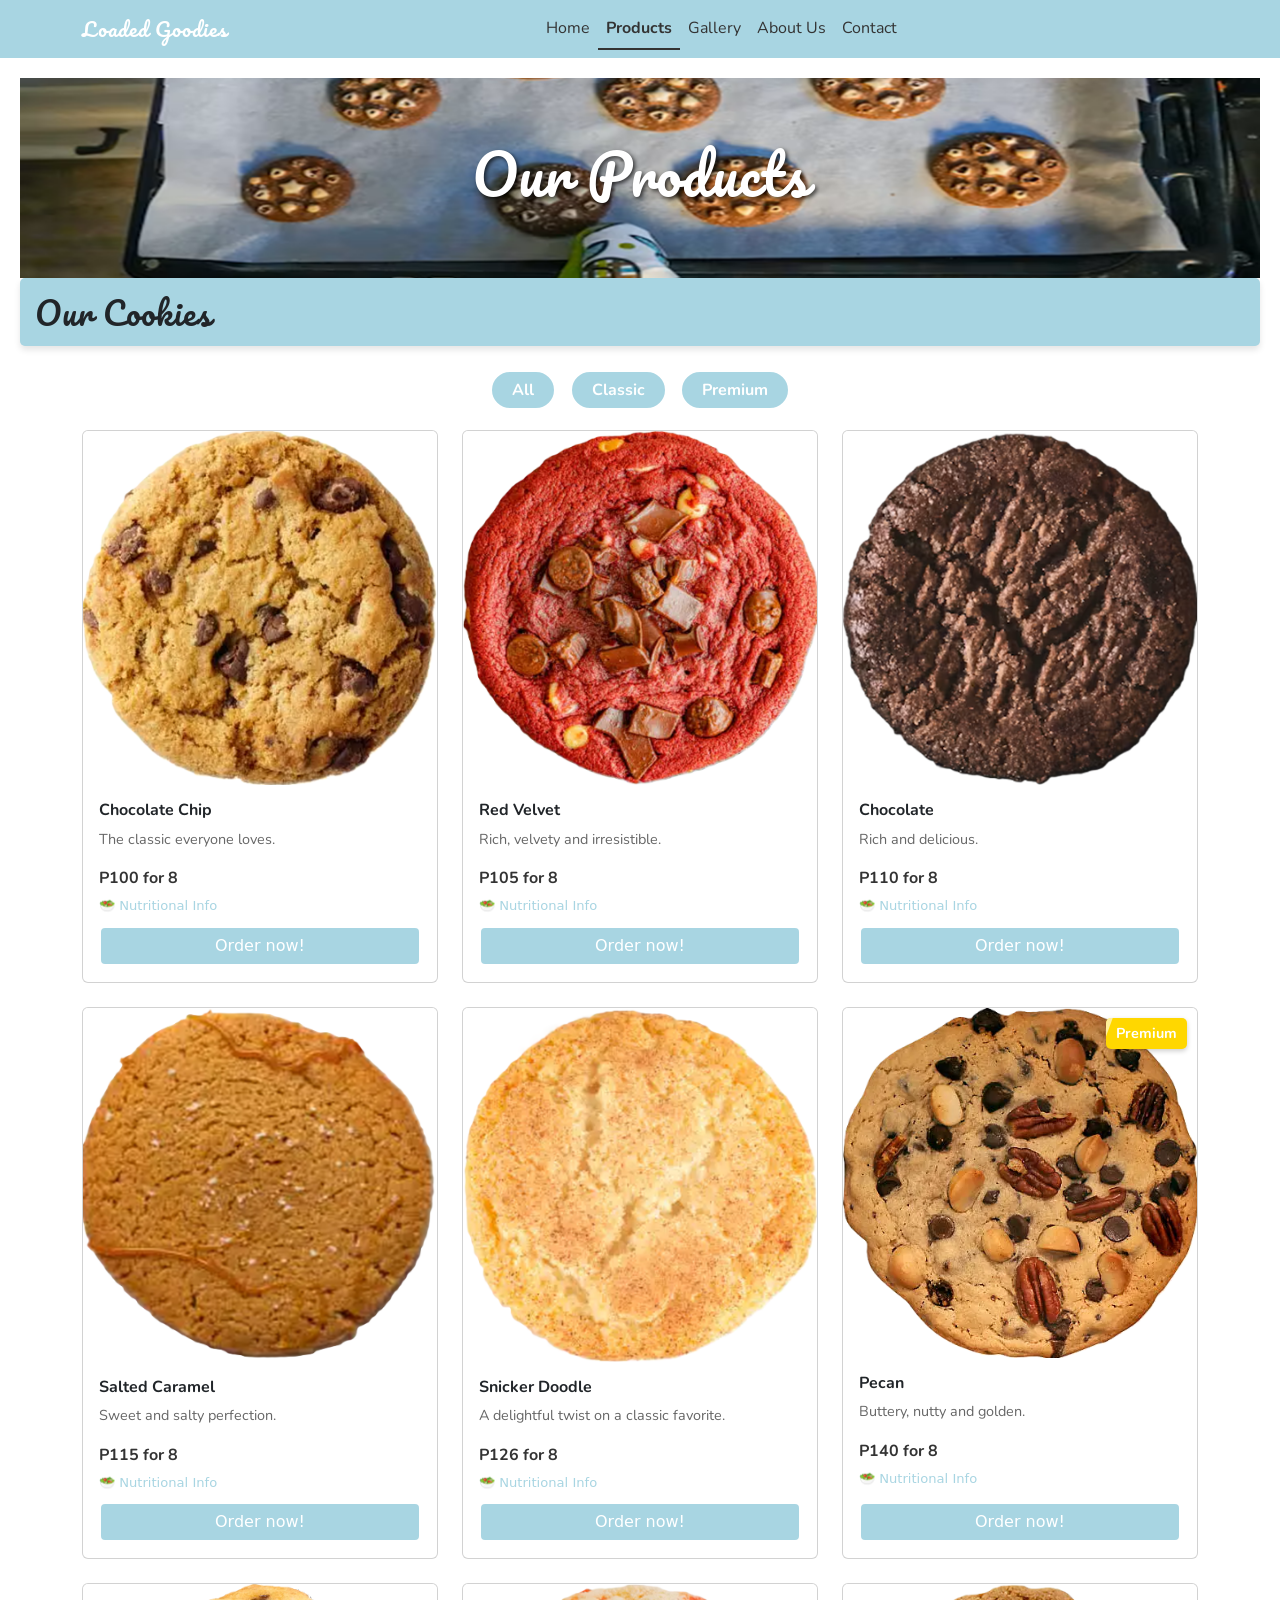
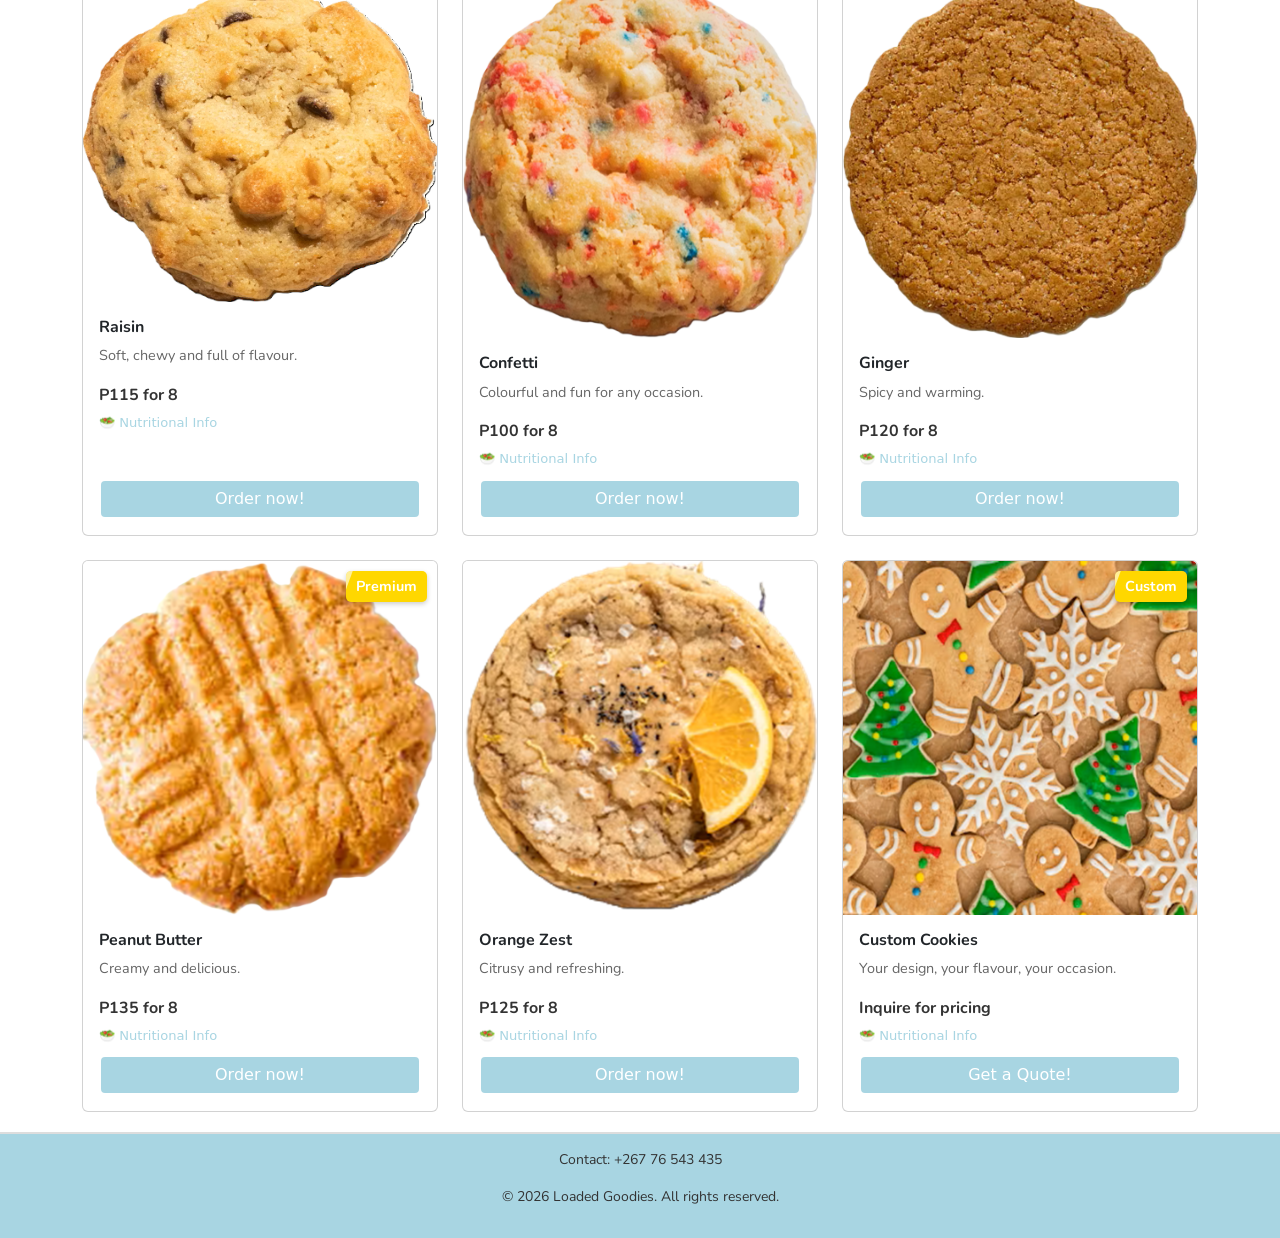
<file: products.html>
<!DOCTYPE html>
<html>
<head>
  <meta charset="UTF-8">
  <title>Loaded Goodies — Products</title>
  <meta name="viewport" content="width=device-width, initial-scale=1">
  <link rel="stylesheet" href="style.css">
  <link rel="preconnect" href="https://fonts.googleapis.com">
  <link rel="preconnect" href="https://fonts.gstatic.com" crossorigin>
  <link href="https://fonts.googleapis.com/css2?family=Pacifico&family=Nunito:wght@400;600;700&display=swap" rel="stylesheet">
  <link href="https://cdn.jsdelivr.net/npm/bootstrap@5.3.8/dist/css/bootstrap.min.css" rel="stylesheet" integrity="sha384-sRIl4kxILFvY47J16cr9ZwB07vP4J8+LH7qKQnuqkuIAvNWLzeN8tE5YBujZqJLB" crossorigin="anonymous">
</head>

<body>

  <!-- NAVIGATION -->
  <nav class="navbar navbar-expand-lg navbar-light" style="background-color: #a8d5e2;">
    <div class="container">
      <a class="navbar-brand" href="index.html" style="font-family:'Pacifico',cursive; color:white;">
        Loaded Goodies
      </a>
      <button class="navbar-toggler ms-auto" type="button"
        data-bs-toggle="collapse"
        data-bs-target="#navMenu"
        aria-controls="navMenu"
        aria-expanded="false"
        aria-label="Toggle navigation">
        <span class="navbar-toggler-icon"></span>
      </button>
      <div class="collapse navbar-collapse justify-content-center" id="navMenu">
        <ul class="navbar-nav">
          <li class="nav-item"><a class="nav-link" href="index.html">Home</a></li>
          <li class="nav-item"><a class="nav-link active" href="products.html">Products</a></li>
          <li class="nav-item"><a class="nav-link" href="gallery.html">Gallery</a></li>
          <li class="nav-item"><a class="nav-link" href="aboutus.html">About Us</a></li>
          <li class="nav-item"><a class="nav-link" href="contacts.html">Contact</a></li>
        </ul>
      </div>
    </div>
  </nav>

  <main>

    <!-- PAGE HEADER -->
    <header style="background-image: url('mu_images/products\ header.png');
                   background-size: cover;
                   background-position: center;
                   min-height: 200px;
                   display: flex;
                   align-items: center;
                   justify-content: center;">
      <div class="container text-center">
        <h1 class="display-4" style="color: white; text-shadow: 2px 2px 4px rgba(0,0,0,0.7);">Our Products</h1>
      </div>
    </header>

    <!-- PAGE HEADING -->
    <section>
      <h2>Our Cookies</h2>
    </section>

    <!-- FILTER BUTTONS -->
    <div class="container my-3 text-center">
      <button class="filter-btn active" data-filter="all">All</button>
      <button class="filter-btn" data-filter="classic">Classic</button>
      <button class="filter-btn" data-filter="premium">Premium</button>
    </div>

    <!-- COOKIE CARDS -->
    <div class="container">
      <div class="row g-4" id="cookie-grid">

        <!-- Chocolate chip -->
        <div class="col-6 col-md-4 cookie-item classic">
          <div class="card h-100">
            <img src="mu_images/CC card.png" alt="Chocolate chip cookie" width="286" height="180" class="card-img-top">
            <div class="card-body d-flex flex-column">
              <h5 class="card-title">Chocolate Chip</h5>
              <p class="card-text">The classic everyone loves.</p>
              <p class="price">P100 for 8</p>
              <a href="nutrition.html#chocolate-chip" class="nutrition-link">🥗 Nutritional Info</a>
              <a href="contacts.html" class="btn btn-primary mt-auto">Order now!</a>
            </div>
          </div>
        </div>

        <!-- Red velvet -->
        <div class="col-6 col-md-4 cookie-item classic">
          <div class="card h-100">
            <img src="mu_images/RV card.png" alt="Red velvet cookie" width="286" height="180" class="card-img-top">
            <div class="card-body d-flex flex-column">
              <h5 class="card-title">Red Velvet</h5>
              <p class="card-text">Rich, velvety and irresistible.</p>
              <p class="price">P105 for 8</p>
              <a href="nutrition.html#red-velvet" class="nutrition-link">🥗 Nutritional Info</a>
              <a href="contacts.html" class="btn btn-primary mt-auto">Order now!</a>
            </div>
          </div>
        </div>

        <!-- Chocolate -->
        <div class="col-6 col-md-4 cookie-item classic">
          <div class="card h-100">
            <img src="mu_images/C card.png" alt="Chocolate cookie" width="286" height="180" class="card-img-top">
            <div class="card-body d-flex flex-column">
              <h5 class="card-title">Chocolate</h5>
              <p class="card-text">Rich and delicious.</p>
              <p class="price">P110 for 8</p>
              <a href="nutrition.html#chocolate" class="nutrition-link">🥗 Nutritional Info</a>
              <a href="contacts.html" class="btn btn-primary mt-auto">Order now!</a>
            </div>
          </div>
        </div>

        <!-- Salted caramel -->
        <div class="col-6 col-md-4 cookie-item classic">
          <div class="card h-100">
            <img src="mu_images/SC card.png" alt="Salted caramel cookie" width="286" height="180" class="card-img-top">
            <div class="card-body d-flex flex-column">
              <h5 class="card-title">Salted Caramel</h5>
              <p class="card-text">Sweet and salty perfection.</p>
              <p class="price">P115 for 8</p>
              <a href="nutrition.html#salted-caramel" class="nutrition-link">🥗 Nutritional Info</a>
              <a href="contacts.html" class="btn btn-primary mt-auto">Order now!</a>
            </div>
          </div>
        </div>

        <!-- Snickerdoodle -->
        <div class="col-6 col-md-4 cookie-item classic">
          <div class="card h-100">
            <img src="mu_images/SD card.png" alt="Snickerdoodle cookie" width="286" height="180" class="card-img-top">
            <div class="card-body d-flex flex-column">
              <h5 class="card-title">Snicker Doodle</h5>
              <p class="card-text">A delightful twist on a classic favorite.</p>
              <p class="price">P126 for 8</p>
              <a href="nutrition.html#snickerdoodle" class="nutrition-link">🥗 Nutritional Info</a>
              <a href="contacts.html" class="btn btn-primary mt-auto">Order now!</a>
            </div>
          </div>
        </div>

        <!-- Pecan -->
        <div class="col-6 col-md-4 cookie-item premium">
          <div class="card h-100">
            <div class="premium-badge">Premium</div>
            <img src="mu_images/P card.png" alt="Pecan cookie close up" width="286" height="180" class="card-img-top">
            <div class="card-body d-flex flex-column">
              <h5 class="card-title">Pecan</h5>
              <p class="card-text">Buttery, nutty and golden.</p>
              <p class="price">P140 for 8</p>
              <a href="nutrition.html#pecan" class="nutrition-link">🥗 Nutritional Info</a>
              <a href="contacts.html" class="btn btn-primary mt-auto">Order now!</a>
            </div>
          </div>
        </div>

        <!-- Raisin -->
        <div class="col-6 col-md-4 cookie-item classic">
          <div class="card h-100">
            <img src="mu_images/R card.png" alt="Raisin cookie" width="286" height="180" class="card-img-top">
            <div class="card-body d-flex flex-column">
              <h5 class="card-title">Raisin</h5>
              <p class="card-text">Soft, chewy and full of flavour.</p>
              <p class="price">P115 for 8</p>
              <a href="nutrition.html#raisin" class="nutrition-link">🥗 Nutritional Info</a>
              <a href="contacts.html" class="btn btn-primary mt-auto">Order now!</a>
            </div>
          </div>
        </div>

        <!-- Confetti -->
        <div class="col-6 col-md-4 cookie-item classic">
          <div class="card h-100">
            <img src="mu_images/CF card.png" alt="Confetti cookie" width="286" height="180" class="card-img-top">
            <div class="card-body d-flex flex-column">
              <h5 class="card-title">Confetti</h5>
              <p class="card-text">Colourful and fun for any occasion.</p>
              <p class="price">P100 for 8</p>
              <a href="nutrition.html#confetti" class="nutrition-link">🥗 Nutritional Info</a>
              <a href="contacts.html" class="btn btn-primary mt-auto">Order now!</a>
            </div>
          </div>
        </div>

        <!-- Ginger -->
        <div class="col-6 col-md-4 cookie-item classic">
          <div class="card h-100">
            <img src="mu_images/G card.png" alt="Ginger cookie" width="286" height="180" class="card-img-top">
            <div class="card-body d-flex flex-column">
              <h5 class="card-title">Ginger</h5>
              <p class="card-text">Spicy and warming.</p>
              <p class="price">P120 for 8</p>
              <a href="nutrition.html#ginger" class="nutrition-link">🥗 Nutritional Info</a>
              <a href="contacts.html" class="btn btn-primary mt-auto">Order now!</a>
            </div>
          </div>
        </div>

        <!-- Peanut Butter -->
        <div class="col-6 col-md-4 cookie-item premium">
          <div class="card h-100">
            <div class="premium-badge">Premium</div>
            <img src="mu_images/PB card.png" alt="Peanut butter cookie" width="286" height="180" class="card-img-top">
            <div class="card-body d-flex flex-column">
              <h5 class="card-title">Peanut Butter</h5>
              <p class="card-text">Creamy and delicious.</p>
              <p class="price">P135 for 8</p>
              <a href="nutrition.html#peanut-butter" class="nutrition-link">🥗 Nutritional Info</a>
              <a href="contacts.html" class="btn btn-primary mt-auto">Order now!</a>
            </div>
          </div>
        </div>

        <!-- Orange Zest -->
        <div class="col-6 col-md-4 cookie-item classic">
          <div class="card h-100">
            <img src="mu_images/OZ card.png" alt="Orange zest cookie" width="286" height="180" class="card-img-top">
            <div class="card-body d-flex flex-column">
              <h5 class="card-title">Orange Zest</h5>
              <p class="card-text">Citrusy and refreshing.</p>
              <p class="price">P125 for 8</p>
              <a href="nutrition.html#orange-zest" class="nutrition-link">🥗 Nutritional Info</a>
              <a href="contacts.html" class="btn btn-primary mt-auto">Order now!</a>
            </div>
          </div>
        </div>

        <!-- Custom -->
        <div class="col-6 col-md-4 cookie-item premium">
          <div class="card h-100 custom-card">
            <div class="premium-badge">Custom</div>
            <img src="mu_images/Cust cookies.png" alt="Custom cookie" width="286" height="180" class="card-img-top">
            <div class="card-body d-flex flex-column">
              <h5 class="card-title">Custom Cookies</h5>
              <p class="card-text">Your design, your flavour, your occasion.</p>
              <p class="price">Inquire for pricing</p>
              <a href="nutrition.html" class="nutrition-link">🥗 Nutritional Info</a>
              <a href="contacts.html" class="btn btn-primary mt-auto">Get a Quote!</a>
            </div>
          </div>
        </div>

      </div><!-- end row -->
    </div><!-- end container -->

  </main>

  <footer>
    <div class="footer-content">
      <div class="contact-info">
        <p>Contact: +267 76 543 435</p>
      </div>
      <div class="copyright">
        <p>&copy; 2026 Loaded Goodies. All rights reserved.</p>
      </div>
    </div>
  </footer>

  <script src="https://cdn.jsdelivr.net/npm/bootstrap@5.3.8/dist/js/bootstrap.bundle.min.js"></script>

  <script>
    // FILTER BUTTONS
    const filterBtns = document.querySelectorAll('.filter-btn');
    const items = document.querySelectorAll('.cookie-item');

    filterBtns.forEach(btn => {
      btn.addEventListener('click', () => {
        filterBtns.forEach(b => b.classList.remove('active'));
        btn.classList.add('active');
        const filter = btn.dataset.filter;
        items.forEach(item => {
          if (filter === 'all' || item.classList.contains(filter)) {
            item.style.display = 'block';
            setTimeout(() => item.style.opacity = '1', 10);
          } else {
            item.style.opacity = '0';
            setTimeout(() => item.style.display = 'none', 300);
          }
        });
      });
    });

    // CARD FADE-IN ON SCROLL
    const observer = new IntersectionObserver((entries) => {
      entries.forEach(entry => {
        if (entry.isIntersecting) {
          entry.target.style.opacity = '1';
          entry.target.style.transform = 'translateY(0)';
        }
      });
    }, { threshold: 0.1 });

    items.forEach((item, i) => {
      item.style.opacity = '0';
      item.style.transform = 'translateY(20px)';
      item.style.transition = `opacity 0.5s ease ${i * 0.06}s, transform 0.5s ease ${i * 0.06}s`;
      observer.observe(item);
    });

    // IMAGE ZOOM ON HOVER
    document.querySelectorAll('.card').forEach(card => {
      const img = card.querySelector('img');
      card.addEventListener('mouseenter', () => img.style.transform = 'scale(1.08)');
      card.addEventListener('mouseleave', () => img.style.transform = 'scale(1)');
    });
  </script>

</body>
</html>
</file>
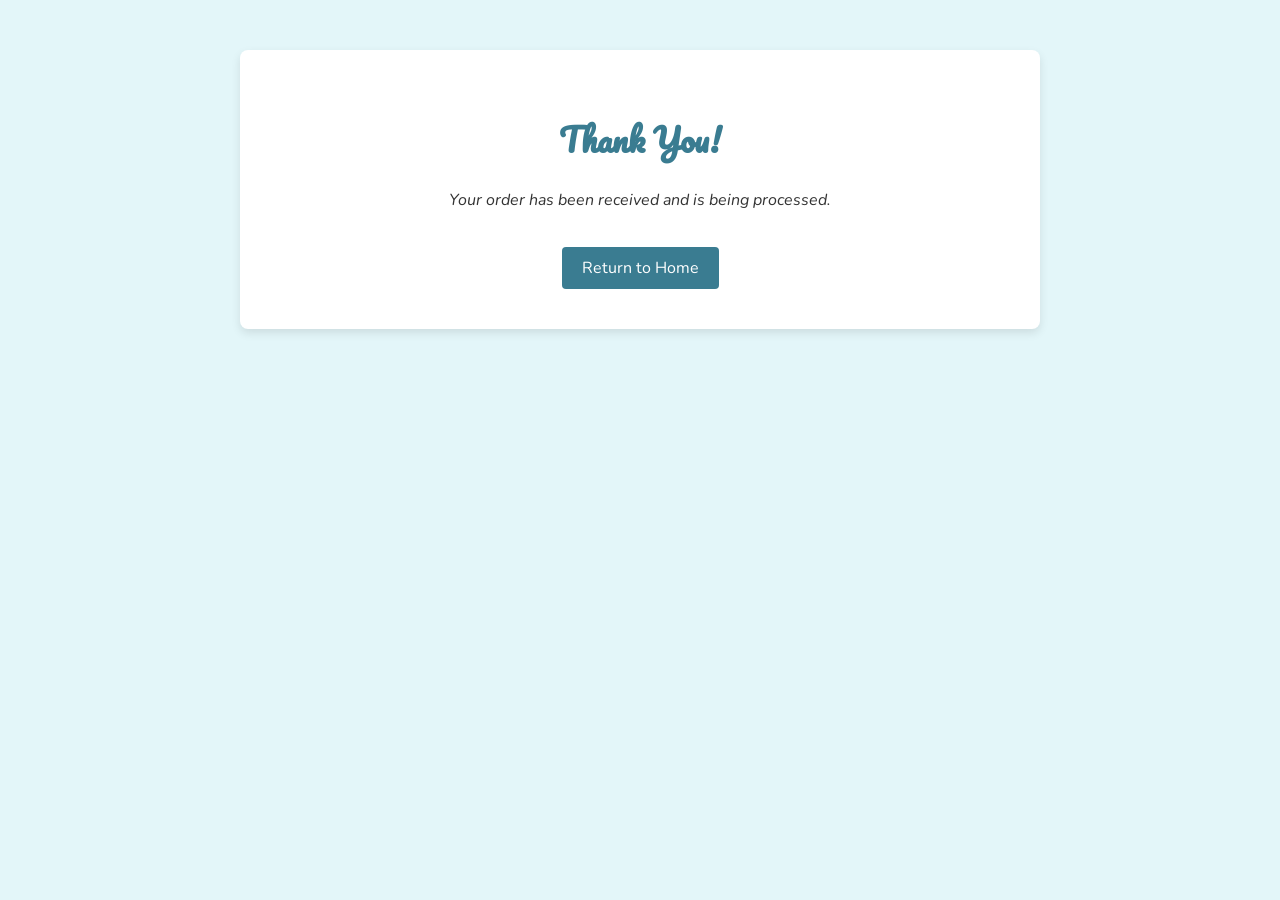
<file: thankyou.html>
<!DOCTYPE html>
<html lang="en">
<head>
  <meta charset="UTF-8">
  <title>Thank You</title>
  <link rel="preconnect" href="https://fonts.googleapis.com">
  <link rel="preconnect" href="https://fonts.gstatic.com" crossorigin>
  <link href="https://fonts.googleapis.com/css2?family=Pacifico&family=Nunito:wght@400;600;700&display=swap" rel="stylesheet">
  <style>
    body {
      font-family: 'Nunito', sans-serif;
      background-color: #e3f6f9; /* pastel background */
      margin: 0;
      padding: 50px;
    }
    .container {
      max-width: 800px;
      margin: 0 auto;
      text-align: center;
    }
    
    /* Thank You box */
    .thank-you {
      background: #fff;
      padding: 40px;
      border-radius: 8px;
      box-shadow: 0 4px 10px rgba(0,0,0,0.1);
      animation: fadeIn 1s ease;
    }
    h1 {
      font-family: 'Pacifico', cursive;
      color: #3a7c91;
    }
    p {
      font-style: italic; /* inline requirement shown here */
      color: #333;
    }
    a.button {
      display: inline-block;
      margin-top: 20px;
      padding: 10px 20px;
      background: #3a7c91;
      color: #fff;
      text-decoration: none;
      border-radius: 4px;
      transition: background 0.3s ease;
    }
    a.button:hover {
      background: #2a5d6e;
    }
    @keyframes fadeIn {
      from { opacity: 0; transform: translateY(20px); }
      to { opacity: 1; transform: translateY(0); }
    }
  </style>
</head>
<body>
  <div class="container">
   
    <!-- Thank You Box -->
    <div class="thank-you">
      <h1>Thank You!</h1>
      <p style="font-style: italic;">Your order has been received and is being processed.</p>
      <a href="index.html" class="button">Return to Home</a>
    </div>
  </div>
</body>
</html>
</file>
<file: style.css>
/* GOOGLE FONTS IMPORT */
@import url('https://fonts.googleapis.com/css2?family=Pacifico&family=Nunito:wght@400;600;700&display=swap');

/* VARIABLES */
:root {
  --brand-blue: #a8d5e2;
  --charcoal: #333333;
  --nude: #f5e6e8;
  --font-heading: 'Pacifico', cursive;
  --font-body: 'Nunito', sans-serif;
}

/*RESET*/
* {
  box-sizing: border-box;
}

/*BODY*/
body {
  margin: 0;
  font-family: var(--font-body);
  background-color: var(--nude);
  color: var(--charcoal);
  line-height: 1.6;
  display: flex;
  flex-direction: column;
  min-height: 100vh;
  overflow-x: hidden;
}

/* === MAIN === */
main {
  flex: 1;
  padding: 20px;
}

/* === NAVIGATION === */
nav {
  position: sticky; /* makes the navbar stick to the top */
  top: 0;
  z-index: 1000; /* ensures it stays above other content */
  background-color: var(--brand-blue);
}

.navbar-brand {
  font-family: var(--font-heading);
  font-size: 1.4rem;
  color: white !important;
  letter-spacing: 1px;
}

.nav-link {
  font-family: var(--font-body);
  font-weight: 700;
  color: var(--charcoal) !important;
  transition: color 0.2s ease;
}

.nav-link:hover {
  color: #f0fafd !important;
}

.nav-link:focus {
  outline: 2px solid var(--charcoal);
  border-radius: 3px;
}

.nav-link.active {
  font-weight: bold;
  color: #333333; /*  charcoal color */
  border-bottom: 2px solid #333333;
}


/* === HEADER === */
header {
  background-color: white;
  color: white;
  padding: 20px;
  text-align: center;
  min-height: 300px;
}

header h1 {
  font-family: var(--font-heading);
  font-size: 2.8rem;
  letter-spacing: 1px;
}

header p.lead {
  font-family: var(--font-body);
  font-size: 1.1rem;
  font-weight: 600;
}

.hero-banner {
  background-size: cover;
  background-position: center;
  background-repeat: no-repeat;
  height: 100vh;              /* full screen height */
  display: flex;
  align-items: center;
  justify-content: center;
  text-align: center;
  color: white;
  position: relative;
}

/* Overlay for readability */
.hero-banner::before {
  content: "";
  position: absolute;
  top: 0; left: 0; right: 0; bottom: 0;
  background: rgba(0,0,0,0.4);
}

.hero-banner h1, .hero-banner p, .hero-banner button {
  position: relative; /* keeps text above overlay */
  text-shadow: 2px 2px 4px rgba(0,0,0,0.7);
}




/* === SECTIONS === */
section h1,
section h2 {
  font-family: var(--font-heading);
  background-color: var(--brand-blue);
  padding: 15px;
  margin-bottom: 20px;
  border-radius: 5px;
  box-shadow: 0 4px 6px rgba(0, 0, 0, 0.1);
  letter-spacing: 1px;
}

h3, h4, h5 {
  font-family: var(--font-body);
  font-weight: 700;
}

/* === CARDS === */
.card {
  overflow: hidden;
  transition: transform 0.3s ease, box-shadow 0.3s ease;
}

.card:hover {
  transform: translateY(-5px);
  box-shadow: 0 8px 20px rgba(0, 0, 0, 0.12);
} /*card interactivity and hover animations*/

.card img {
  transition: transform 0.3s ease;
}

.card:hover img {
  transform: scale(1.08);
}

.card-title {
  font-family: var(--font-body);
  font-weight: 700;
  font-size: 1rem;
}

.card-text {
  font-family: var(--font-body);
  font-size: 0.9rem;
  color: #666;
}

.cookie {
  border: 1px solid var(--brand-blue);
  padding: 10px;
  margin-top: 10px;
  border-radius: 5px;
}

 /* === BUTTONS === */
button,
.btn,
.btn-primary {
  background-color: var(--brand-blue) !important;
  color: white !important;
  border: 2px solid white !important;
  padding: 10px 20px;
  cursor: pointer;
  font-family: var(--font-body);
  font-weight: 700;
  border-radius: 4px;
  transition: background-color 0.2s ease, transform 0.15s ease;
}

button:hover,
.btn:hover,
.btn-primary:hover {
  background-color: var(--charcoal) !important;
  border-color: var(--charcoal) !important;
  color: white !important;
}

button:active,
.btn:active {
  transform: scale(0.96);
} 

summary {
  font-family: var(--font-body);
  font-weight: 700;
  cursor: pointer;
  color: var(--brand-blue);
  transition: color 0.2s ease;
}

details[open] summary {
  color: var(--charcoal);
}

/* === FOOTER === */
footer {
  background-color: var(--brand-blue);
  text-align: center;
  font-family: var(--font-body);
  font-size: 14px;
  color: var(--charcoal);
  border-top: 2px solid #ddd;
  width: 100%;
}

.footer-content {
  padding: 15px;
}

/* === IMAGES === */
img {
  max-width: 100%;
  height: auto;
}

/*LAYOUT*/
.container {
  max-width: 1200px;
  margin: 0 auto;
  width: 100%;
}

/*MEDIA QUERIES */
@media (max-width: 768px) { /*adjusts hero+heading for smaller screens*/

  header {
    min-height: 200px;
    padding: 15px;
  }

  header h1 {
    font-size: clamp(1.5rem, 6vw, 2.5rem);
  }

  .card {
    width: 100% !important;
    max-width: 100%;
  }

  section h1,
  section h2 {
    font-size: 1.3rem;
    padding: 10px;
  }

  footer {
    font-size: 12px;
  }
}



/* REPLACE with this */
@media (max-width: 480px) {
  body {
    font-size: 14px;
  }

  button,
  .btn {
    width: auto;
    text-align: center;
  }

  .form-card .btn {
    width: 100%;
  }
}

/* === PRODUCTS PAGE === */
.products-hero {
  background-color: var(--nude);
  padding: 40px 20px 20px;
}

.products-hero h1 {
  font-family: var(--font-heading);
  font-size: 2.5rem;
  color: var(--charcoal);
}

.hero-sub {
  font-family: var(--font-body);
  font-size: 1rem;
  color: #666;
  margin-bottom: 0;
}

/* Filter buttons */
.filter-btn {
  background: white;
  border: 2px solid var(--brand-blue);
  color: var(--charcoal);
  font-family: var(--font-body);
  font-weight: 700;
  padding: 6px 20px;
  border-radius: 999px;
  margin: 4px;
  cursor: pointer;
  transition: all 0.2s ease;
}

.filter-btn:hover,
.filter-btn.active {
  background: var(--brand-blue);
  color: white;
}

/* Price styling */
.price {
  font-family: var(--font-body);
  font-weight: 700;
  font-size: 1rem;
  color: var(--charcoal);
  margin-bottom: 6px;
}

/* Nutrition link */
.nutrition-link {
  font-size: 0.82rem;
  color: var(--brand-blue);
  text-decoration: none;
  margin-bottom: 10px;
  display: inline-block;
}

.nutrition-link:hover {
  text-decoration: underline;
}

/* Premium badge */
.premium-badge {
  position: absolute;
  top: 10px;
  right: 10px;
  background: var(--charcoal);
  color: white;
  font-family: var(--font-body);
  font-size: 11px;
  font-weight: 700;
  padding: 3px 10px;
  border-radius: 999px;
  z-index: 1;
}

/* Custom card highlight */
.custom-card {
  border: 2px dashed var(--brand-blue);
  background: #f0fafd;
}

/* CTA Banner */
.cta-banner {
  background: var(--brand-blue);
  border-radius: 12px;
  padding: 30px 20px;
}

.cta-banner h3 {
  font-family: var(--font-heading);
  font-size: 1.8rem;
  color: white;
}

.cta-banner p {
  font-family: var(--font-body);
  color: white;
  font-size: 1rem;
}
/* === NUTRITION BOX === */
.nutrition-box {
  background-color: #ffffff;              /* clean white card */
  border: 2px solid var(--brand-blue);    /* pastel blue border */
  border-radius: 8px;                     /* rounded corners */
  padding: 20px;
  margin: 20px auto;
  max-width: 600px;                       /* keeps boxes neat */
  box-shadow: 0 4px 10px rgba(0,0,0,0.08);/* soft shadow */
  transition: transform 0.2s ease, box-shadow 0.2s ease;
}

.nutrition-box:hover {
  transform: translateY(-4px);
  box-shadow: 0 6px 14px rgba(0,0,0,0.12);
}

/* === GALLERY === */
.gallery-img {
  width: 100%;
  height: 200px;
  object-fit: cover;
  border-radius: 8px;
  transition: transform 0.3s ease;
}

.gallery-img:hover {
  transform: scale(1.03);
}

.gallery-caption {
  font-family: var(--font-body);
  font-size: 0.85rem;
  color: #666;
  margin-top: 6px;
  font-style: italic;
}

/* HERO BUTTON */
.hero-banner .container {
  position: relative;
  z-index: 2;
}

.hero-banner .btn {
  position: relative;
  z-index: 2;
  background-color: var(--brand-blue);
  color: white;
  border: 2px solid white;
  width: auto;
}

.hero-banner .btn:hover {
  background-color: white;
  color: var(--charcoal);
}

/* Premium badge shimmer animation */
.premium-badge {
  position: absolute;
  top: 10px;
  right: 10px;
  background: gold;
  color: white;
  font-weight: bold;
  padding: 5px 10px;
  border-radius: 5px;
  font-size: 0.9rem;
  box-shadow: 0 2px 5px rgba(0,0,0,0.2);
  overflow: hidden;
}

.premium-badge::after {
  content: "";
  position: absolute;
  top: 0;
  left: -50%;
  width: 50%;
  height: 100%;
  background: rgba(255,255,255,0.6);
  transform: skewX(-20deg);
  animation: shimmer 2s infinite;
}

@keyframes shimmer {
  0%   { left: -50%; }
  100% { left: 120%; }
}

/* position relative on card for badge placement */
.card {
  position: relative;
}
</file>
